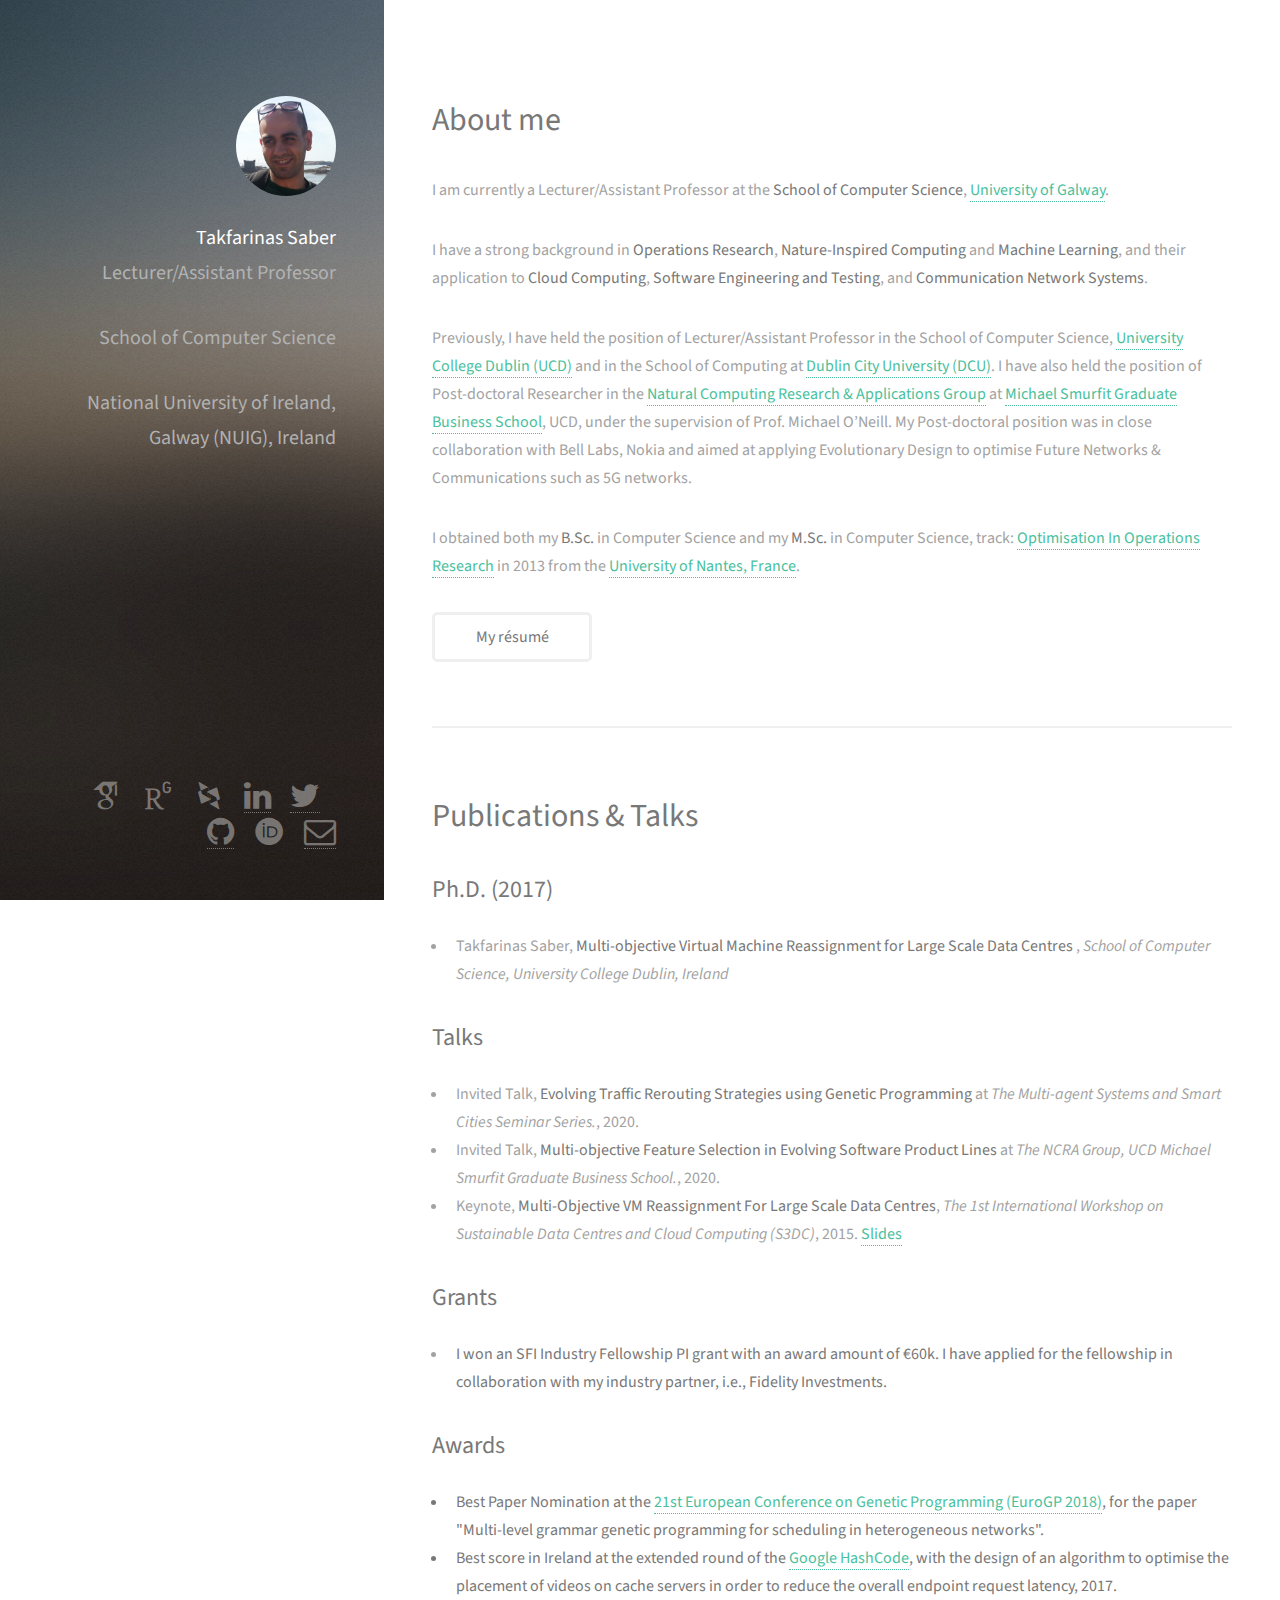
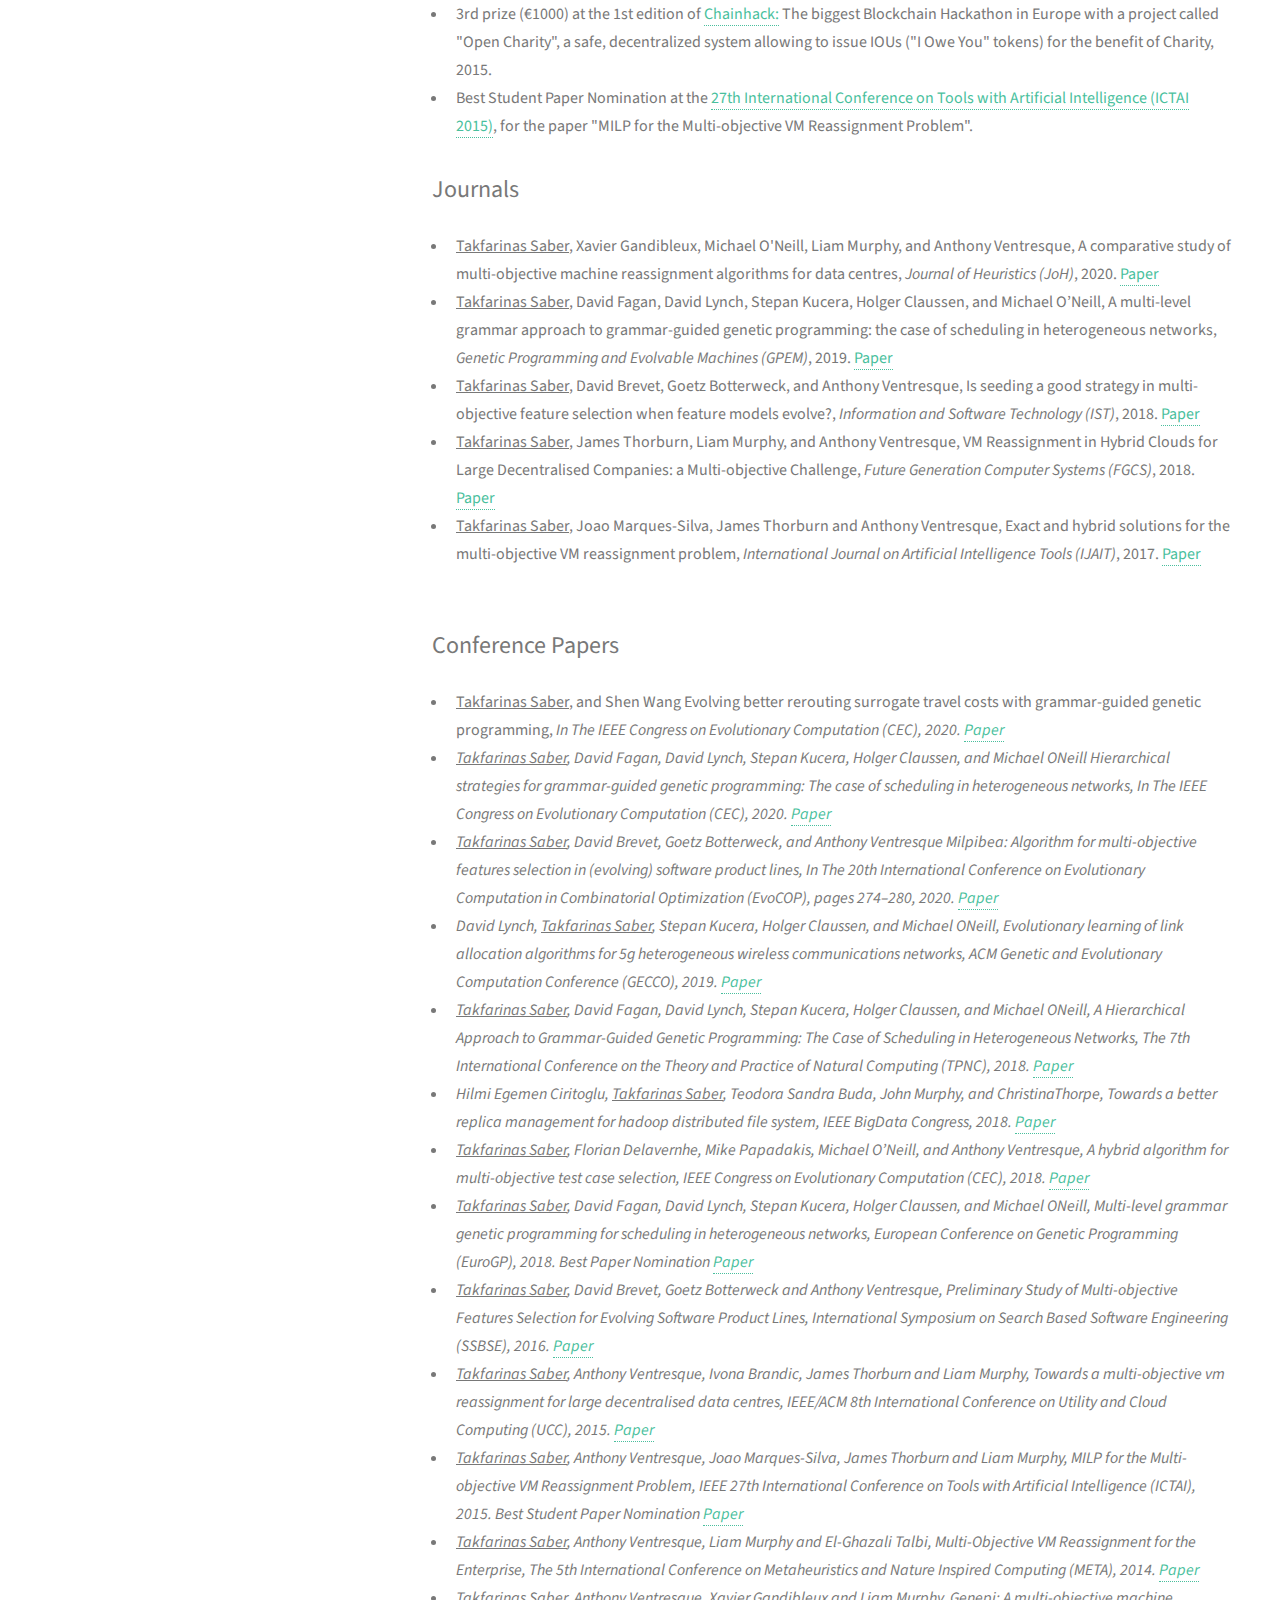
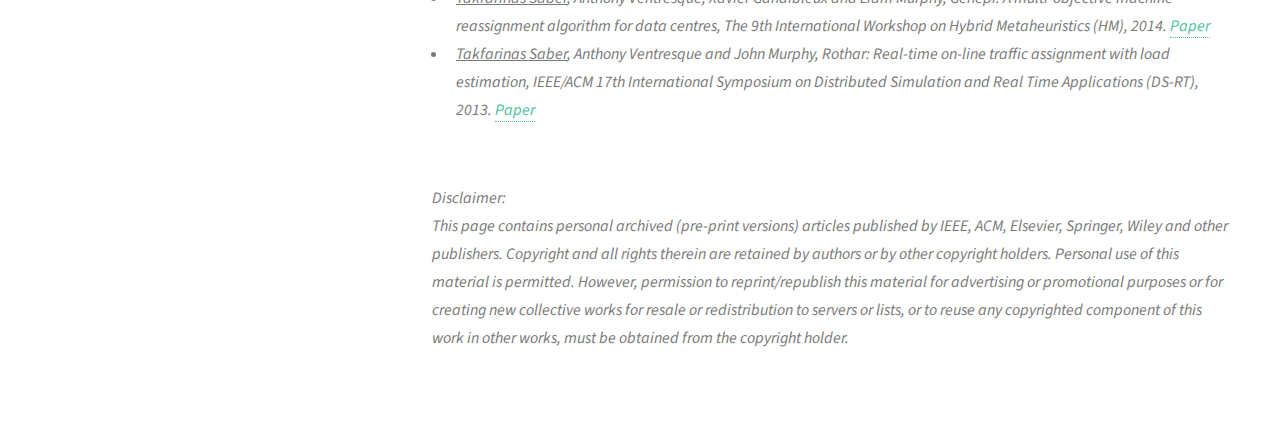
<file: index.htm>
<!DOCTYPE HTML>
<!--
  Strata by HTML5 UP
  html5up.net | @ajlkn
  Free for personal and commercial use under the CCA 3.0 license (html5up.net/license)
-->
<html>
  <head>
    <title>Takfarinas Saber</title>
    <meta charset="utf-8" />
    <meta name="viewport" content="width=device-width, initial-scale=1" />
    <!--[if lte IE 8]><script src="assets/js/ie/html5shiv.js"></script><![endif]-->
    <link rel="stylesheet" href="assets/css/main.css" />
    <!--[if lte IE 8]><link rel="stylesheet" href="assets/css/ie8.css" /><![endif]-->

    <!-- Global Site Tag (gtag.js) - Google Analytics -->
    <script async src="https://www.googletagmanager.com/gtag/js?id=UA-106886309-1"></script>
    <script>
      window.dataLayer = window.dataLayer || [];
      function gtag(){dataLayer.push(arguments)};
      gtag('js', new Date());

      gtag('config', 'UA-106886309-1');
    </script>
  </head>
  <body id="top">

<!-- Header -->
      <header id="header">
        <div class="inner">
          <a href="" class="image avatar"><img src="images/avatar.jpg" alt="" /></a>
        <h1><strong>Takfarinas Saber</strong>
          <p> <br>
            Lecturer/Assistant Professor</p>
          <p>School of Computer Science<p>
          <p>National University of Ireland, Galway (NUIG), Ireland </p>
          
        </h1>
      </div>

    <footer id="footer">
      <div class="inner">
        <ul class="icons">
          <li>
          <a href="https://scholar.google.com/citations?user=aevYq0oAAAAJ" target="_blank" style="text-decoration:none; outline:none;border: 0px none transparent"><i class="ai ai-google-scholar ai-2x"></i></a>
          </li>
          <li>
          <a href="https://www.researchgate.net/profile/Takfarinas_Saber" target="_blank" style="text-decoration:none; outline:none;border: 0px none transparent"><i class="ai ai-researchgate ai-2x"></i></a>
          </li>
          <li><a href="https://dblp.org/pers/hd/s/Saber:Takfarinas" target="_blank" style="text-decoration:none; outline:none;border: 0px none transparent"><i class="ai ai-dblp ai-2x"></i></a>
          </li>
          
          <li><a href="https://www.linkedin.com/in/takfarinassaber" class="fa fa-linkedin fa-2x"><span class="label"></span></a><br>
          </li>
          <li><a href="http://twitter.com/TakfaDesOuacifs" class="fa fa-twitter fa-2x"><span class="label">  </span></a><br>
          </li>
          <li><a href="http://github.com/takfarinassaber" class="fa fa-github fa-2x"><span class="label"></span></a><br>
          </li>
          <li>
          <a href="https://orcid.org/0000-0003-2958-7979" target="_blank" style="text-decoration:none; outline:none;border: 0px none transparent"><i class="ai ai-orcid ai-2x"></i></a>
          </li>
          <li><a href="mailto:takfarinas.saber@nuigalway.ie" class="fa fa-envelope-o fa-2x"><span class="label"></span></a><br>
          </li>
          
          
        </ul>
      </div>
    </footer></header>
    <!-- Main -->
    <div id="main">
      <!-- One -->
      <section id="one">
        <header class="major">
          <h2>About me</h2>
        </header>
        
        <p>I am currently a Lecturer/Assistant Professor at the <b>School of Computer Science</b>, <a href="https://www.universityofgalway.ie/">University of Galway</a>.
        </p>
        <p>I have a strong background in <b>Operations Research</b>, <b>Nature-Inspired Computing</b> and <b>Machine Learning</b>, and their application to <b>Cloud Computing</b>, <b>Software Engineering and Testing</b>, and <b>Communication Network Systems</b>. 
        </p>
        <p>Previously, I have held the position of Lecturer/Assistant Professor in the School of Computer Science, <a href="https://www.ucd.ie/">University College Dublin (UCD)</a> and in the School of Computing at <a href="https://www.dcu.ie/">Dublin City University (DCU)</a>. I have also held the position of Post-doctoral Researcher in the <a href="http://ncra.ucd.ie/apped.html">Natural Computing Research &amp; Applications Group</a> at <a href="http://www.smurfitschool.ie">Michael Smurfit Graduate Business School</a>, UCD, under the supervision of Prof. Michael O’Neill. My Post-doctoral position was in close collaboration with Bell Labs, Nokia and aimed at applying Evolutionary Design to optimise Future Networks & Communications such as 5G networks.
        </p>
        <p>I obtained both my <b>B.Sc.</b> in Computer Science and my <b>M.Sc.</b> in Computer Science, track: <a href="http://oro.univ-nantes.fr/oro/welcome?set_language=en">Optimisation In Operations Research</a> in 2013 from the <a href="http://www.univ-nantes.fr/">University of Nantes, France</a>. 
        </p>
          <p>
            <ul class="actions">
              <li><a href="TakfarinasSaberCV.pdf" target="_blank" class="button">My résumé</a></li>
              <!-- <li><a href="" target="_blank" class="button">My résumé (Coming Soon)</a></li> -->
            </ul>
            
          </p>
      </section>
      <section id="two">
        <header class="major">
          <h2>Publications &amp; Talks</h2>
        </header>
                <h2>Ph.D. (2017)</h2>
                <ul>
                    <li>
                        Takfarinas Saber, <b>Multi-objective Virtual Machine Reassignment for Large Scale Data Centres
                        </b>, <i>School of Computer Science, University College Dublin, Ireland</i> </br>
                    </li>
                </ul>
          
          <h2>Talks</h2>
                <ul>
                  <li>Invited Talk, <b>Evolving Traffic Rerouting Strategies using Genetic Programming</b> at <i>The Multi-agent Systems and Smart Cities Seminar Series.</i>, 2020. </br> 
                     </li>
                  <li>Invited Talk, <b>Multi-objective Feature Selection in Evolving Software Product Lines</b> at <i>The NCRA Group, UCD Michael Smurfit Graduate Business School.</i>, 2020. </br> 
                     </li>
              
                     <li>Keynote, <b>Multi-Objective VM Reassignment For Large Scale Data Centres</b>, <i>The 1st International Workshop on Sustainable Data Centres and Cloud Computing (S3DC)</i>, 2015. <a href="https://www.researchgate.net/publication/293806543_Multi-Objective_VM_Reassignment_For_Large_Scale_Data_Centres">Slides</a></br> 
                     </li>
                </ul>

          <h2>Grants</h2>
                <ul>    
                     <li><b>I won an <b>SFI Industry Fellowship</b> PI grant with an award amount of €60k. I have applied for the fellowship in collaboration with my industry partner, i.e., Fidelity Investments.
                     </li>
                </ul>

          <h2>Awards</h2>
                <ul>
                  <li>Best Paper Nomination at the <a href="http://www.evostar.org/2018/cfp_eurogp.php">21st European Conference on Genetic Programming (EuroGP 2018)</a>, for the paper <b>"Multi-level grammar genetic programming for scheduling in heterogeneous networks"</b>. 
                  </li> 
                  

                  <li>Best score in Ireland at the extended round of the <a href="https://hashcode.withgoogle.com/">Google HashCode</a>, with the design of an algorithm to optimise the placement of videos on cache servers in order to reduce the overall endpoint request latency, 2017. 
                  </li> 
                     
                  <li>3rd prize (€1000) at the 1st edition of <a href="https://blockchain-hackathon.com/">Chainhack:</a> <b>The biggest Blockchain Hackathon in Europe</b> with a project called "Open Charity", a safe, decentralized system allowing to issue IOUs ("I Owe You" tokens) for the benefit of Charity, 2015. 
                  </li>
                  
                  <li>Best Student Paper Nomination at the <a href="https://sites.google.com/site/ictai2015italy/">27th International Conference on Tools with Artificial Intelligence (ICTAI 2015)</a>, for the paper <b>"MILP for the Multi-objective VM Reassignment Problem"</b>. 
                  </li>
                </ul>

          <h2>Journals</h2>
                <ul>
                     <li><u>Takfarinas Saber</u>, Xavier Gandibleux, Michael O'Neill, Liam Murphy, and Anthony Ventresque,
                        <b>A comparative study of multi-objective machine reassignment algorithms for data centres</b>, <i>Journal of Heuristics (JoH)</i>, 2020. <a href="https://www.researchgate.net/publication/335949514_A_comparative_study_of_multi-objective_machine_reassignment_algorithms_for_data_centres">Paper</a>
                      </li>
                  
                     <li><u>Takfarinas Saber</u>, David Fagan, David Lynch, Stepan Kucera, Holger Claussen, and Michael O’Neill,
                        <b>A multi-level grammar approach to grammar-guided genetic programming: the case of scheduling in heterogeneous networks</b>, <i>Genetic Programming and Evolvable Machines (GPEM)</i>, 2019. <a href="https://www.researchgate.net/publication/331564009_A_Multi-Level_Grammar_Approach_to_Grammar-Guided_Genetic_Programming_The_case_of_Scheduling_in_Heterogeneous_Networks">Paper</a>
                      </li>
                  
                     <li><u>Takfarinas Saber</u>, David Brevet, Goetz Botterweck, and Anthony Ventresque,
                        <b>Is seeding a good strategy in multi-objective feature selection when feature models evolve?</b>, <i>Information and Software Technology (IST)</i>, 2018. <a href="https://www.researchgate.net/publication/319401082_Is_seeding_a_good_strategy_in_multi-objective_feature_selection_when_feature_models_evolve">Paper</a>
                      </li>
            
                     <li><u>Takfarinas Saber</u>, James Thorburn, Liam Murphy, and Anthony Ventresque,
                        <b>VM Reassignment in Hybrid Clouds for Large Decentralised Companies: a Multi-objective Challenge</b>, <i>Future Generation Computer Systems (FGCS)</i>, 2018. <a href="https://www.researchgate.net/publication/318014912_VM_Reassignment_in_Hybrid_Clouds_for_Large_Decentralised_Companies_a_Multi-objective_Challenge">Paper</a>
                      </li>

                      <li><u>Takfarinas Saber</u>, Joao Marques-Silva, James Thorburn and Anthony Ventresque, <b>Exact and hybrid solutions for the multi-objective VM reassignment problem</b>, <i>International Journal on Artificial Intelligence Tools (IJAIT)</i>, 2017. <a href="https://www.researchgate.net/publication/311615733_Exact_and_Hybrid_Solutions_for_the_Multi-Objective_VM_Reassignment_Problem">Paper</a>
                      </li>
                </ul>
          </br>
          <h2>Conference Papers</h2>
              <ul>
                <li><u>Takfarinas Saber</u>, and Shen Wang <b> Evolving better rerouting surrogate travel costs with grammar-guided genetic programming</b>, <i>In The IEEE Congress on Evolutionary Computation (CEC), 2020. <a href="">Paper</a>
                </li>
                  
                <li><u>Takfarinas Saber</u>, David Fagan, David Lynch, Stepan Kucera, Holger Claussen, and Michael ONeill <b> Hierarchical strategies for grammar-guided genetic programming: The case of scheduling in heterogeneous networks</b>, <i>In The IEEE Congress on Evolutionary Computation (CEC), 2020. <a href="">Paper</a>
                </li>

                <li><u>Takfarinas Saber</u>, David Brevet, Goetz Botterweck, and Anthony Ventresque <b> Milpibea: Algorithm for multi-objective features selection in (evolving) software product lines</b>, <i>In The 20th International Conference on Evolutionary Computation in Combinatorial Optimization (EvoCOP), pages 274–280, 2020. <a href="">Paper</a>
                </li>  
                  
                <li>David Lynch, <u>Takfarinas Saber</u>, Stepan Kucera, Holger Claussen, and Michael ONeill, <b> Evolutionary learning of link allocation algorithms for 5g heterogeneous wireless communications networks</b>, <i>ACM Genetic and Evolutionary Computation Conference (GECCO), 2019. <a href="">Paper</a>
                </li>

                <li><u>Takfarinas Saber</u>, David Fagan, David Lynch, Stepan Kucera, Holger Claussen, and Michael ONeill, <b> A Hierarchical Approach to Grammar-Guided Genetic Programming: The Case of Scheduling in Heterogeneous Networks</b>, <i>The 7th International Conference on the Theory and Practice of Natural Computing (TPNC)</i>, 2018. <a href="https://www.researchgate.net/publication/327932824_A_Hierarchical_Approach_to_Grammar-Guided_Genetic_Programming_The_Case_of_Scheduling_in_Heterogeneous_Networks">Paper</a>
                </li>
                
                <li>Hilmi Egemen Ciritoglu, <u>Takfarinas Saber</u>, Teodora Sandra Buda, John Murphy, and ChristinaThorpe, <b> Towards a better replica management for hadoop distributed file system</b>, <i>IEEE BigData Congress</i>, 2018. <a href="https://www.researchgate.net/publication/326557591_Towards_a_Better_Replica_Management_for_Hadoop_Distributed_File_System">Paper</a>
                </li>

                <li><u>Takfarinas Saber</u>, Florian Delavernhe, Mike Papadakis, Michael O’Neill, and Anthony Ventresque, <b> A hybrid algorithm for multi-objective test case selection</b>, <i>IEEE Congress on Evolutionary Computation (CEC)</i>, 2018. <a href="https://www.researchgate.net/publication/326271363_A_Hybrid_Algorithm_for_Multi-objective_Test_Case_Selection">Paper</a>
                </li>

                <li><u>Takfarinas Saber</u>, David Fagan, David Lynch, Stepan Kucera, Holger Claussen, and Michael ONeill, <b> Multi-level grammar genetic programming for scheduling in heterogeneous networks</b>, <i>European Conference on Genetic Programming (EuroGP)</i>, 2018. <b>Best Paper Nomination</b> <a href="https://www.researchgate.net/publication/322888740_Multi-Level_Grammar_Genetic_Programming_for_Scheduling_in_Heterogeneous_Networks">Paper</a> 
                </li>

                <li><u>Takfarinas Saber</u>, David Brevet, Goetz Botterweck and Anthony Ventresque, <b> Preliminary Study of Multi-objective Features Selection for Evolving Software Product Lines</b>, <i>International Symposium on Search Based Software Engineering (SSBSE)</i>, 2016. <a href="https://www.researchgate.net/publication/308542429_Preliminary_Study_of_Multi-objective_Features_Selection_for_Evolving_Software_Product_Lines">Paper</a>
                </li>

                <li><u>Takfarinas Saber</u>, Anthony Ventresque, Ivona Brandic, James Thorburn and Liam Murphy, <b>Towards a multi-objective vm reassignment for large decentralised data centres</b>, <i>IEEE/ACM 8th International Conference on Utility and Cloud Computing (UCC)</i>, 2015. <a href="https://www.researchgate.net/publication/282606084_Towards_a_Multi-Objective_VM_Reassignment_for_Large_Decentralised_Data_Centres">Paper</a>
                </li>
                
                <li><u>Takfarinas Saber</u>, Anthony Ventresque, Joao Marques-Silva, James Thorburn and Liam Murphy, <b>MILP for the Multi-objective VM Reassignment Problem</b>, <i>IEEE 27th International Conference on Tools with Artificial Intelligence (ICTAI)</i>, 2015. <b>Best Student Paper Nomination</b> <a href="https://www.researchgate.net/publication/282606231_MILP_for_the_Multi-objective_VM_Reassignment_Problem">Paper</a>
                </li>

                <li><u>Takfarinas Saber</u>, Anthony Ventresque, Liam Murphy and El-Ghazali Talbi, <b>Multi-Objective VM Reassignment for the Enterprise</b>, <i>The 5th International Conference on Metaheuristics and Nature Inspired Computing (META)</i>, 2014. <a href="https://www.researchgate.net/publication/293803587_Multi-Objective_VM_Reassignment_for_the_Enterprise">Paper</a>
                </li>

                <li><u>Takfarinas Saber</u>, Anthony Ventresque, Xavier Gandibleux and Liam Murphy, <b>Genepi: A multi-objective machine reassignment algorithm for data centres</b>, <i>The 9th International Workshop on Hybrid Metaheuristics (HM)</i>, 2014. <a href="https://www.researchgate.net/publication/272497145_GeNePi_A_Multi-Objective_Machine_Reassignment_Algorithm_for_Data_Centres">Paper</a>
                </li>

                <li><u>Takfarinas Saber</u>, Anthony Ventresque and John Murphy, <b>Rothar: Real-time on-line traffic assignment with load estimation</b>, <i>IEEE/ACM 17th International Symposium on Distributed Simulation and Real Time Applications (DS-RT)</i>, 2013. <a href="https://www.researchgate.net/publication/261072249_ROThAr_Real-time_On-line_Traffic_Assignment_with_Load_Estimation">Paper</a>
                </li>

              </ul>
          </br>
        <b>Disclaimer:</b>
        <p>
          This page contains personal archived (pre-print versions) articles published by IEEE, ACM, Elsevier, Springer, Wiley and other publishers. Copyright and all rights therein are retained by authors or by other copyright holders. Personal use of this material is permitted. However, permission to reprint/republish this material for advertising or promotional purposes or for creating new collective works for resale or redistribution to servers or lists, or to reuse any copyrighted component of this work in other works, must be obtained from the copyright holder.
        </p>
      </section>
    </div>
    <!-- Footer -->
    
    <!-- Scripts -->
      <script src="assets/js/jquery.min.js"></script>
      <script src="assets/js/jquery.poptrox.min.js"></script>
      <script src="assets/js/skel.min.js"></script>
      <script src="assets/js/util.js"></script>
      <!--[if lte IE 8]><script src="assets/js/ie/respond.min.js"></script><![endif]-->
      <script src="assets/js/main.js"></script>
  

</body></html>
</file>
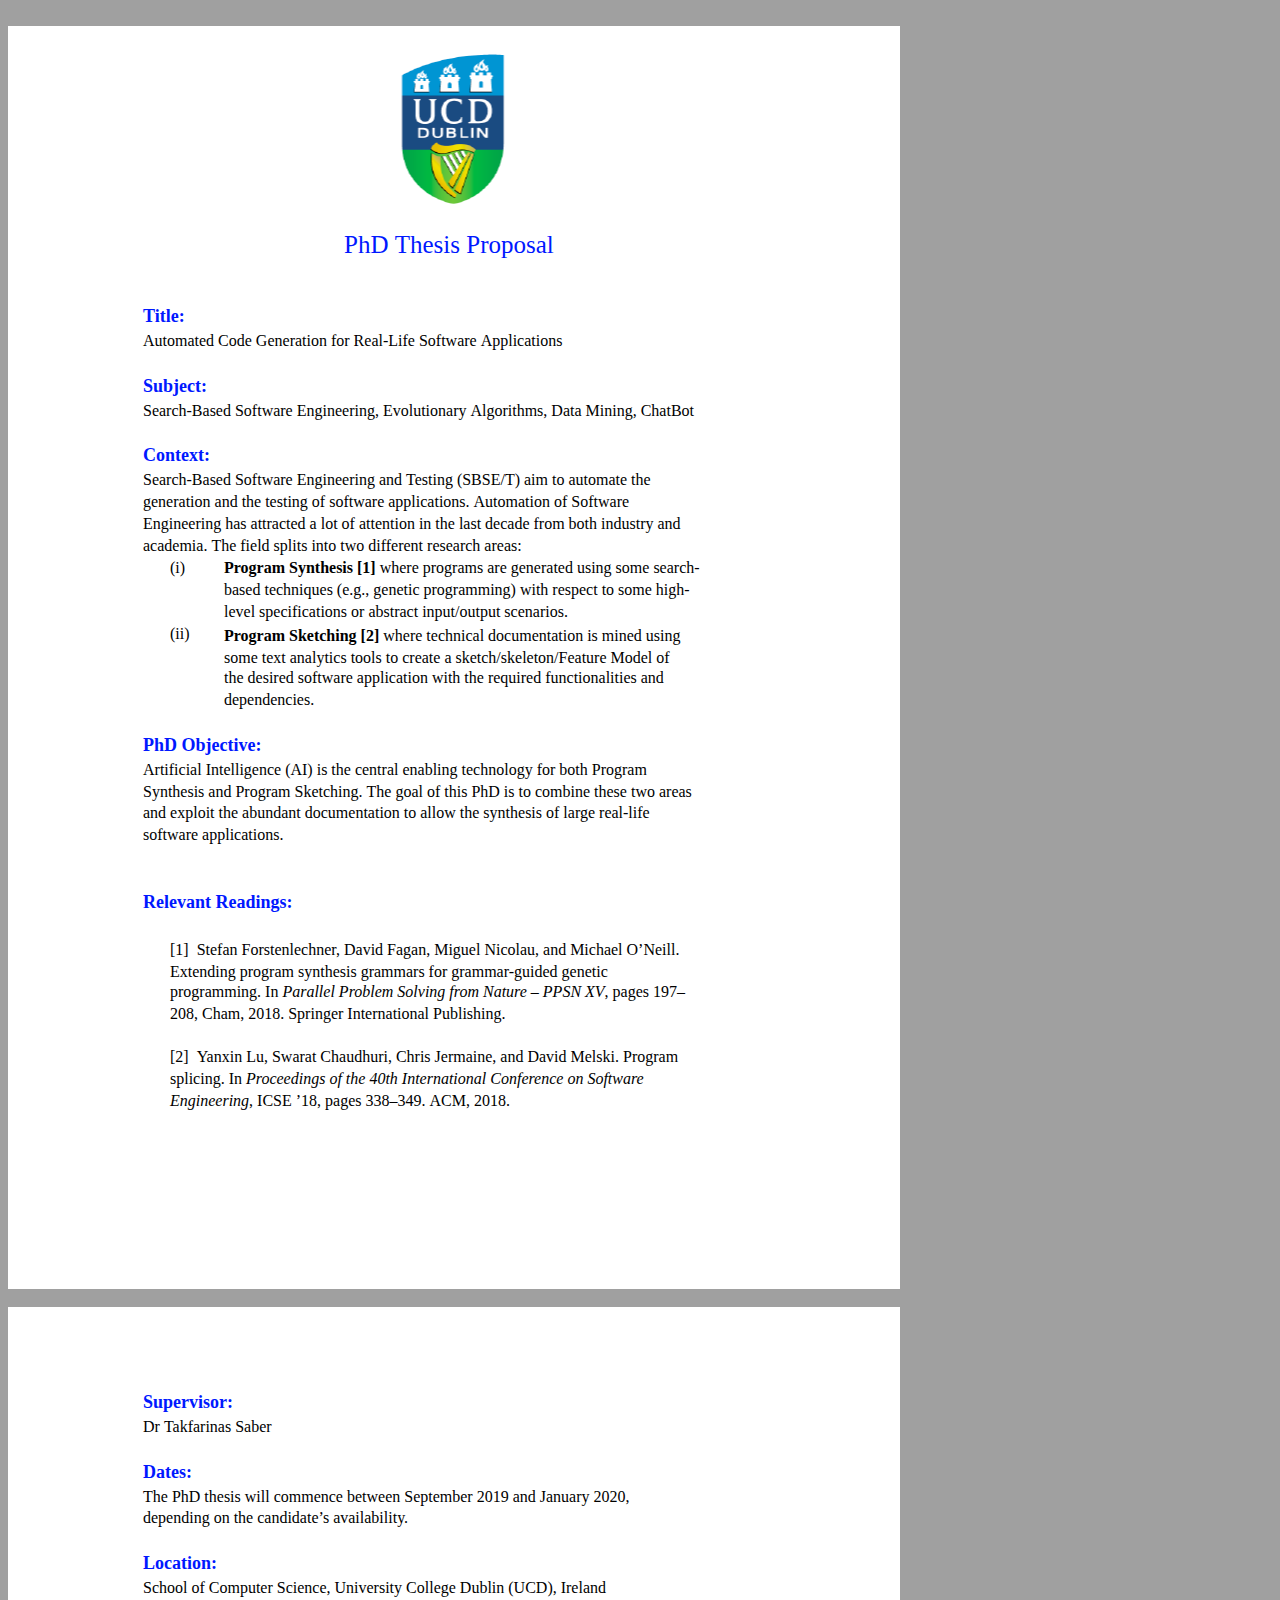
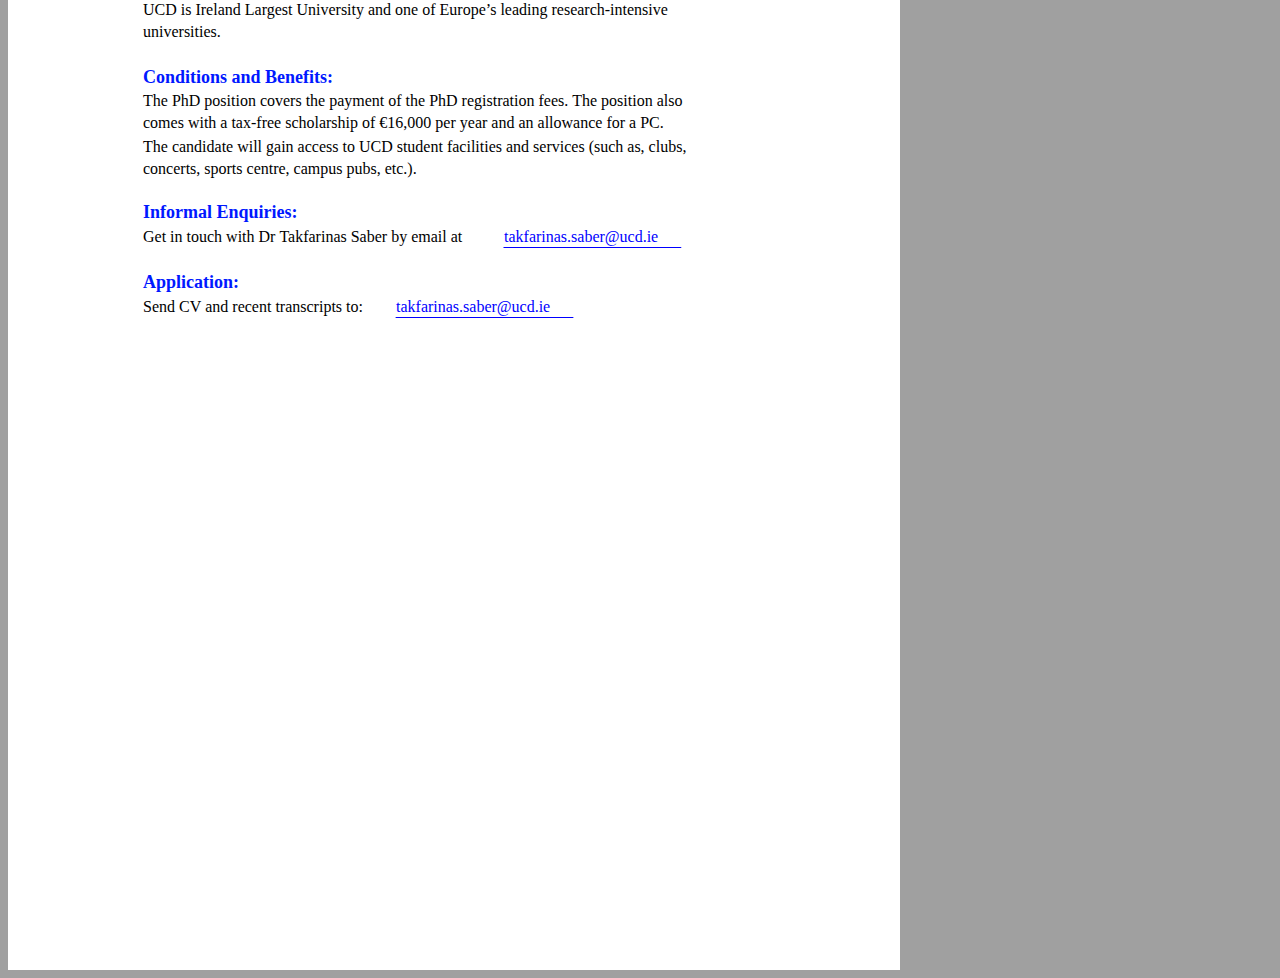
<file: PhDThesisCodeGeneration/p1djefs2iposa1e6icl112vrn524-html.html>
<!DOCTYPE html>
<html xmlns="http://www.w3.org/1999/xhtml" lang="" xml:lang="">
<head>
<title></title>

<meta http-equiv="Content-Type" content="text/html; charset=UTF-8"/>
 <br/>
<style type="text/css">
<!--
	p {margin: 0; padding: 0;}	.ft10{font-size:16px;font-family:Times;color:#000000;}
	.ft11{font-size:25px;font-family:Times;color:#0018ff;}
	.ft12{font-size:16px;font-family:Times;color:#000000;}
	.ft13{font-size:18px;font-family:Times;color:#0018ff;}
	.ft14{font-size:18px;font-family:Times;color:#000000;}
	.ft15{font-size:16px;font-family:Times;color:#000000;}
	.ft16{font-size:25px;line-height:33px;font-family:Times;color:#0018ff;}
	.ft17{font-size:16px;line-height:22px;font-family:Times;color:#000000;}
-->
</style>
</head>
<body bgcolor="#A0A0A0" vlink="blue" link="blue">
<div id="page1-div" style="position:relative;width:892px;height:1263px;">
<img width="892" height="1263" src="target001.png" alt="background image"/>
<p style="position:absolute;top:86px;left:135px;white-space:nowrap" class="ft10">&#160;</p>
<p style="position:absolute;top:106px;left:446px;white-space:nowrap" class="ft16">&#160;<br/>&#160;</p>
<p style="position:absolute;top:172px;left:446px;white-space:nowrap" class="ft11">&#160;</p>
<p style="position:absolute;top:205px;left:336px;white-space:nowrap" class="ft11">PhD&#160;Thesis&#160;Proposal&#160;</p>
<p style="position:absolute;top:238px;left:446px;white-space:nowrap" class="ft10">&#160;</p>
<p style="position:absolute;top:258px;left:135px;white-space:nowrap" class="ft12"><b>&#160;</b></p>
<p style="position:absolute;top:280px;left:135px;white-space:nowrap" class="ft13"><b>Title:</b></p>
<p style="position:absolute;top:280px;left:179px;white-space:nowrap" class="ft14"><b>&#160;&#160;</b></p>
<p style="position:absolute;top:306px;left:135px;white-space:nowrap" class="ft10">Automated&#160;Code&#160;Generation&#160;for&#160;Real-Life&#160;Software&#160;Applications<b>&#160;</b></p>
<p style="position:absolute;top:328px;left:135px;white-space:nowrap" class="ft10">&#160;</p>
<p style="position:absolute;top:350px;left:135px;white-space:nowrap" class="ft13"><b>Subject:</b></p>
<p style="position:absolute;top:350px;left:205px;white-space:nowrap" class="ft14"><b>&#160;&#160;</b></p>
<p style="position:absolute;top:376px;left:135px;white-space:nowrap" class="ft10">Search-Based&#160;Software&#160;Engineering,&#160;Evolutionary&#160;Algorithms,&#160;Data&#160;Mining,&#160;ChatBot&#160;</p>
<p style="position:absolute;top:398px;left:135px;white-space:nowrap" class="ft10">&#160;</p>
<p style="position:absolute;top:419px;left:135px;white-space:nowrap" class="ft13"><b>Context:&#160;</b></p>
<p style="position:absolute;top:445px;left:135px;white-space:nowrap" class="ft10">Search-Based&#160;Software&#160;Engineering&#160;and&#160;Testing&#160;(SBSE/T)&#160;aim&#160;to&#160;automate&#160;the&#160;</p>
<p style="position:absolute;top:467px;left:135px;white-space:nowrap" class="ft10">generation&#160;and&#160;the&#160;testing&#160;of&#160;software&#160;applications.&#160;Automation&#160;of&#160;Software&#160;</p>
<p style="position:absolute;top:489px;left:135px;white-space:nowrap" class="ft10">Engineering&#160;has&#160;attracted&#160;a&#160;lot&#160;of&#160;attention&#160;in&#160;the&#160;last&#160;decade&#160;from&#160;both&#160;industry&#160;and&#160;</p>
<p style="position:absolute;top:511px;left:135px;white-space:nowrap" class="ft10">academia.&#160;The&#160;field&#160;splits&#160;into&#160;two&#160;different&#160;research&#160;areas:&#160;&#160;</p>
<p style="position:absolute;top:533px;left:162px;white-space:nowrap" class="ft10">(i)&#160;</p>
<p style="position:absolute;top:533px;left:216px;white-space:nowrap" class="ft12"><b>Program Synthesis&#160;[1]</b>&#160;where&#160;programs&#160;are&#160;generated&#160;using&#160;some&#160;search-</p>
<p style="position:absolute;top:555px;left:216px;white-space:nowrap" class="ft10">based&#160;techniques&#160;(e.g.,&#160;genetic&#160;programming)&#160;with&#160;respect&#160;to&#160;some&#160;high-</p>
<p style="position:absolute;top:577px;left:216px;white-space:nowrap" class="ft10">level&#160;specifications&#160;or&#160;abstract&#160;input/output&#160;scenarios.&#160;</p>
<p style="position:absolute;top:599px;left:162px;white-space:nowrap" class="ft10">(ii)&#160;</p>
<p style="position:absolute;top:599px;left:216px;white-space:nowrap" class="ft17"><b>Program&#160;Sketching&#160;[2]&#160;</b>where&#160;technical&#160;documentation&#160;is&#160;mined&#160;using&#160;<br/>some&#160;text&#160;analytics&#160;tools&#160;to&#160;create&#160;a&#160;sketch/skeleton/Feature&#160;Model&#160;of&#160;</p>
<p style="position:absolute;top:643px;left:216px;white-space:nowrap" class="ft10">the&#160;desired&#160;software&#160;application&#160;with&#160;the&#160;required&#160;functionalities&#160;and&#160;</p>
<p style="position:absolute;top:665px;left:216px;white-space:nowrap" class="ft10">dependencies.<b>&#160;</b></p>
<p style="position:absolute;top:687px;left:135px;white-space:nowrap" class="ft10">&#160;</p>
<p style="position:absolute;top:709px;left:135px;white-space:nowrap" class="ft13"><b>PhD&#160;Objective:</b></p>
<p style="position:absolute;top:709px;left:264px;white-space:nowrap" class="ft14"><b>&#160;</b></p>
<p style="position:absolute;top:735px;left:135px;white-space:nowrap" class="ft10">Artificial&#160;Intelligence&#160;(AI)&#160;is&#160;the&#160;central&#160;enabling&#160;technology&#160;for&#160;both&#160;Program&#160;</p>
<p style="position:absolute;top:757px;left:135px;white-space:nowrap" class="ft10">Synthesis&#160;and&#160;Program&#160;Sketching.&#160;The&#160;goal&#160;of&#160;this&#160;PhD&#160;is&#160;to&#160;combine&#160;these&#160;two&#160;areas&#160;</p>
<p style="position:absolute;top:778px;left:135px;white-space:nowrap" class="ft10">and&#160;exploit&#160;the&#160;abundant&#160;documentation&#160;to&#160;allow&#160;the&#160;synthesis&#160;of&#160;large&#160;real-life&#160;</p>
<p style="position:absolute;top:800px;left:135px;white-space:nowrap" class="ft10">software&#160;applications.&#160;</p>
<p style="position:absolute;top:822px;left:135px;white-space:nowrap" class="ft10">&#160;</p>
<p style="position:absolute;top:844px;left:135px;white-space:nowrap" class="ft10">&#160;</p>
<p style="position:absolute;top:866px;left:135px;white-space:nowrap" class="ft13"><b>Relevant&#160;Readings:&#160;</b></p>
<p style="position:absolute;top:913px;left:162px;white-space:nowrap" class="ft17">[1]&#160;&#160;Stefan&#160;Forstenlechner,&#160;David&#160;Fagan,&#160;Miguel&#160;Nicolau,&#160;and&#160;Michael&#160;O’Neill.&#160;<br/>Extending&#160;program&#160;synthesis&#160;grammars&#160;for&#160;grammar-guided&#160;genetic&#160;</p>
<p style="position:absolute;top:957px;left:162px;white-space:nowrap" class="ft10">programming.&#160;In&#160;<i>Parallel&#160;Problem&#160;Solving&#160;from&#160;Nature&#160;–&#160;PPSN&#160;XV</i>,&#160;pages&#160;197–</p>
<p style="position:absolute;top:979px;left:162px;white-space:nowrap" class="ft10">208,&#160;Cham,&#160;2018.&#160;Springer&#160;International&#160;Publishing.&#160;&#160;</p>
<p style="position:absolute;top:1022px;left:162px;white-space:nowrap" class="ft10">[2]&#160;&#160;Yanxin&#160;Lu,&#160;Swarat&#160;Chaudhuri,&#160;Chris&#160;Jermaine,&#160;and&#160;David&#160;Melski.&#160;Program&#160;</p>
<p style="position:absolute;top:1044px;left:162px;white-space:nowrap" class="ft10">splicing.&#160;In&#160;<i>Proceedings&#160;of&#160;the&#160;40th&#160;International&#160;Conference&#160;on&#160;Software&#160;</i></p>
<p style="position:absolute;top:1066px;left:162px;white-space:nowrap" class="ft15"><i>Engineering</i>,&#160;ICSE&#160;’18,&#160;pages&#160;338–349.&#160;ACM,&#160;2018.&#160;&#160;</p>
<p style="position:absolute;top:1109px;left:135px;white-space:nowrap" class="ft10">&#160;</p>
</div>
</body>
</html>
<!DOCTYPE html>
<html xmlns="http://www.w3.org/1999/xhtml" lang="" xml:lang="">
<head>
<title></title>

<meta http-equiv="Content-Type" content="text/html; charset=UTF-8"/>
 <br/>
<style type="text/css">
<!--
	p {margin: 0; padding: 0;}	.ft20{font-size:18px;font-family:Times;color:#0018ff;}
	.ft21{font-size:16px;font-family:Times;color:#000000;}
	.ft22{font-size:18px;font-family:Times;color:#000000;}
	.ft23{font-size:16px;font-family:Times;color:#000000;}
	.ft24{font-size:16px;font-family:Times;color:#0000ff;}
	.ft25{font-size:18px;font-family:Times;color:#0018ff;}
	.ft26{font-size:16px;line-height:22px;font-family:Times;color:#000000;}
-->
</style>
</head>
<body bgcolor="#A0A0A0" vlink="blue" link="blue">
<div id="page2-div" style="position:relative;width:892px;height:1263px;">
<img width="892" height="1263" src="target002.png" alt="background image"/>
<p style="position:absolute;top:85px;left:135px;white-space:nowrap" class="ft20"><b>Supervisor:&#160;</b></p>
<p style="position:absolute;top:111px;left:135px;white-space:nowrap" class="ft21">Dr&#160;Takfarinas&#160;Saber&#160;</p>
<p style="position:absolute;top:133px;left:135px;white-space:nowrap" class="ft21">&#160;</p>
<p style="position:absolute;top:155px;left:135px;white-space:nowrap" class="ft20"><b>Dates:</b></p>
<p style="position:absolute;top:155px;left:190px;white-space:nowrap" class="ft22">&#160;&#160;</p>
<p style="position:absolute;top:181px;left:135px;white-space:nowrap" class="ft21">The&#160;PhD&#160;thesis&#160;will&#160;commence&#160;between&#160;September&#160;2019&#160;and&#160;January&#160;2020,&#160;</p>
<p style="position:absolute;top:202px;left:135px;white-space:nowrap" class="ft21">depending&#160;on&#160;the&#160;candidate’s&#160;availability.<b>&#160;</b></p>
<p style="position:absolute;top:224px;left:135px;white-space:nowrap" class="ft23"><b>&#160;</b></p>
<p style="position:absolute;top:246px;left:135px;white-space:nowrap" class="ft20"><b>Location:</b></p>
<p style="position:absolute;top:246px;left:215px;white-space:nowrap" class="ft22">&#160;&#160;</p>
<p style="position:absolute;top:272px;left:135px;white-space:nowrap" class="ft21">School&#160;of&#160;Computer&#160;Science,&#160;University&#160;College&#160;Dublin&#160;(UCD),&#160;Ireland&#160;</p>
<p style="position:absolute;top:294px;left:135px;white-space:nowrap" class="ft21">UCD&#160;is&#160;Ireland&#160;Largest&#160;University&#160;and&#160;one&#160;of&#160;Europe’s&#160;leading&#160;research-intensive&#160;</p>
<p style="position:absolute;top:316px;left:135px;white-space:nowrap" class="ft21">universities.&#160;</p>
<p style="position:absolute;top:338px;left:135px;white-space:nowrap" class="ft21">&#160;</p>
<p style="position:absolute;top:360px;left:135px;white-space:nowrap" class="ft20"><b>Conditions&#160;and&#160;Benefits:&#160;</b></p>
<p style="position:absolute;top:385px;left:135px;white-space:nowrap" class="ft21">The&#160;PhD&#160;position&#160;covers&#160;the&#160;payment&#160;of&#160;the&#160;PhD&#160;registration&#160;fees.&#160;The&#160;position&#160;also&#160;</p>
<p style="position:absolute;top:407px;left:135px;white-space:nowrap" class="ft21">comes&#160;with&#160;a&#160;tax-free&#160;scholarship&#160;of&#160;€16,000&#160;per&#160;year&#160;and&#160;an&#160;allowance&#160;for&#160;a&#160;PC.&#160;</p>
<p style="position:absolute;top:429px;left:135px;white-space:nowrap" class="ft26">The&#160;candidate&#160;will&#160;gain&#160;access&#160;to&#160;UCD&#160;student&#160;facilities&#160;and&#160;services&#160;(such&#160;as,&#160;clubs,&#160;<br/>concerts,&#160;sports&#160;centre,&#160;campus&#160;pubs,&#160;etc.).&#160;&#160;</p>
<p style="position:absolute;top:474px;left:135px;white-space:nowrap" class="ft21">&#160;</p>
<p style="position:absolute;top:495px;left:135px;white-space:nowrap" class="ft20"><b>Informal Enquiries:</b></p>
<p style="position:absolute;top:495px;left:301px;white-space:nowrap" class="ft22">&#160;&#160;</p>
<p style="position:absolute;top:521px;left:135px;white-space:nowrap" class="ft21">Get&#160;in&#160;touch&#160;with&#160;Dr&#160;Takfarinas&#160;Saber&#160;by&#160;email&#160;at&#160;</p>
<p style="position:absolute;top:521px;left:496px;white-space:nowrap" class="ft24">takfarinas.saber@ucd.ie</p>
<p style="position:absolute;top:521px;left:674px;white-space:nowrap" class="ft21">&#160;</p>
<p style="position:absolute;top:543px;left:135px;white-space:nowrap" class="ft21">&#160;</p>
<p style="position:absolute;top:565px;left:135px;white-space:nowrap" class="ft20"><b>Application:</b>&#160;</p>
<p style="position:absolute;top:565px;left:245px;white-space:nowrap" class="ft22">&#160;</p>
<p style="position:absolute;top:591px;left:135px;white-space:nowrap" class="ft21">Send&#160;CV&#160;and&#160;recent&#160;transcripts&#160;to:&#160;</p>
<p style="position:absolute;top:591px;left:388px;white-space:nowrap" class="ft24">takfarinas.saber@ucd.ie</p>
<p style="position:absolute;top:591px;left:566px;white-space:nowrap" class="ft21">&#160;</p>
<p style="position:absolute;top:613px;left:135px;white-space:nowrap" class="ft21">&#160;</p>
<p style="position:absolute;top:634px;left:135px;white-space:nowrap" class="ft21">&#160;</p>
<p style="position:absolute;top:656px;left:135px;white-space:nowrap" class="ft21">&#160;</p>
</div>
</body>
</html>
</file>
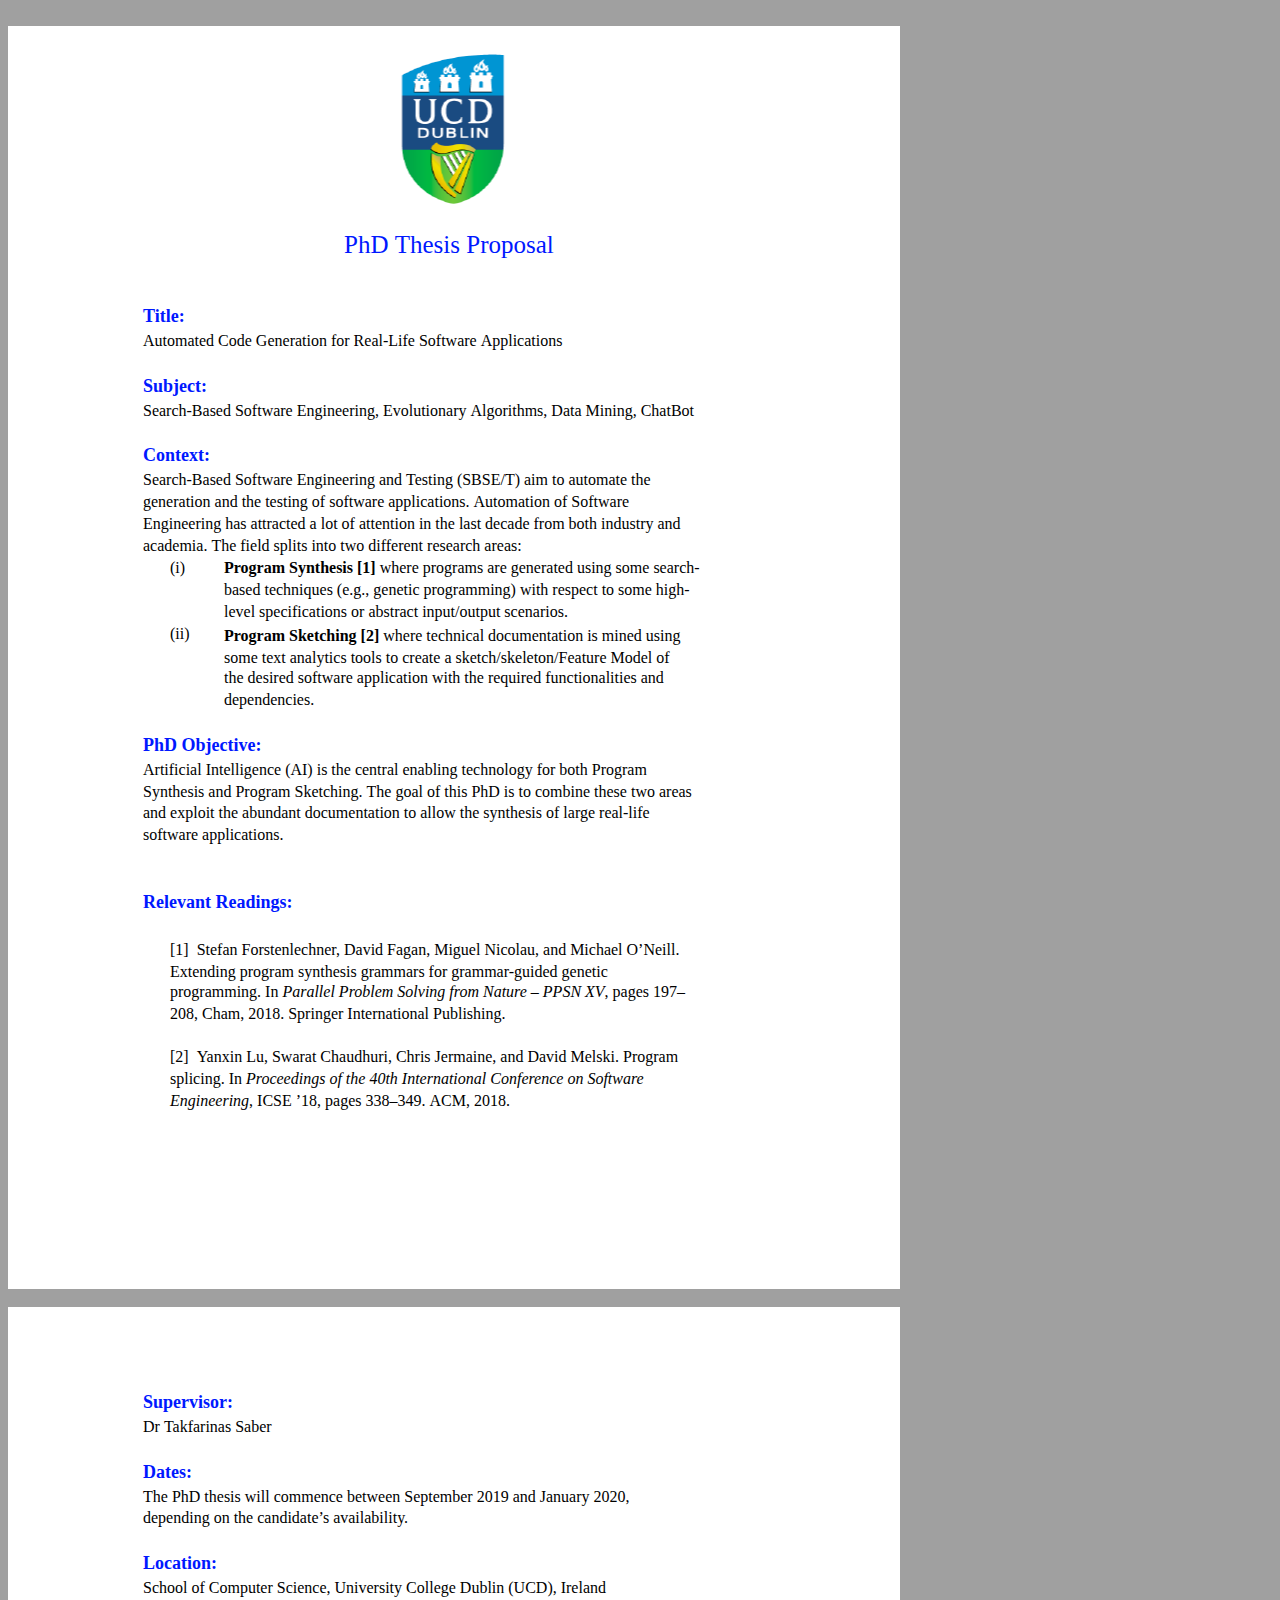
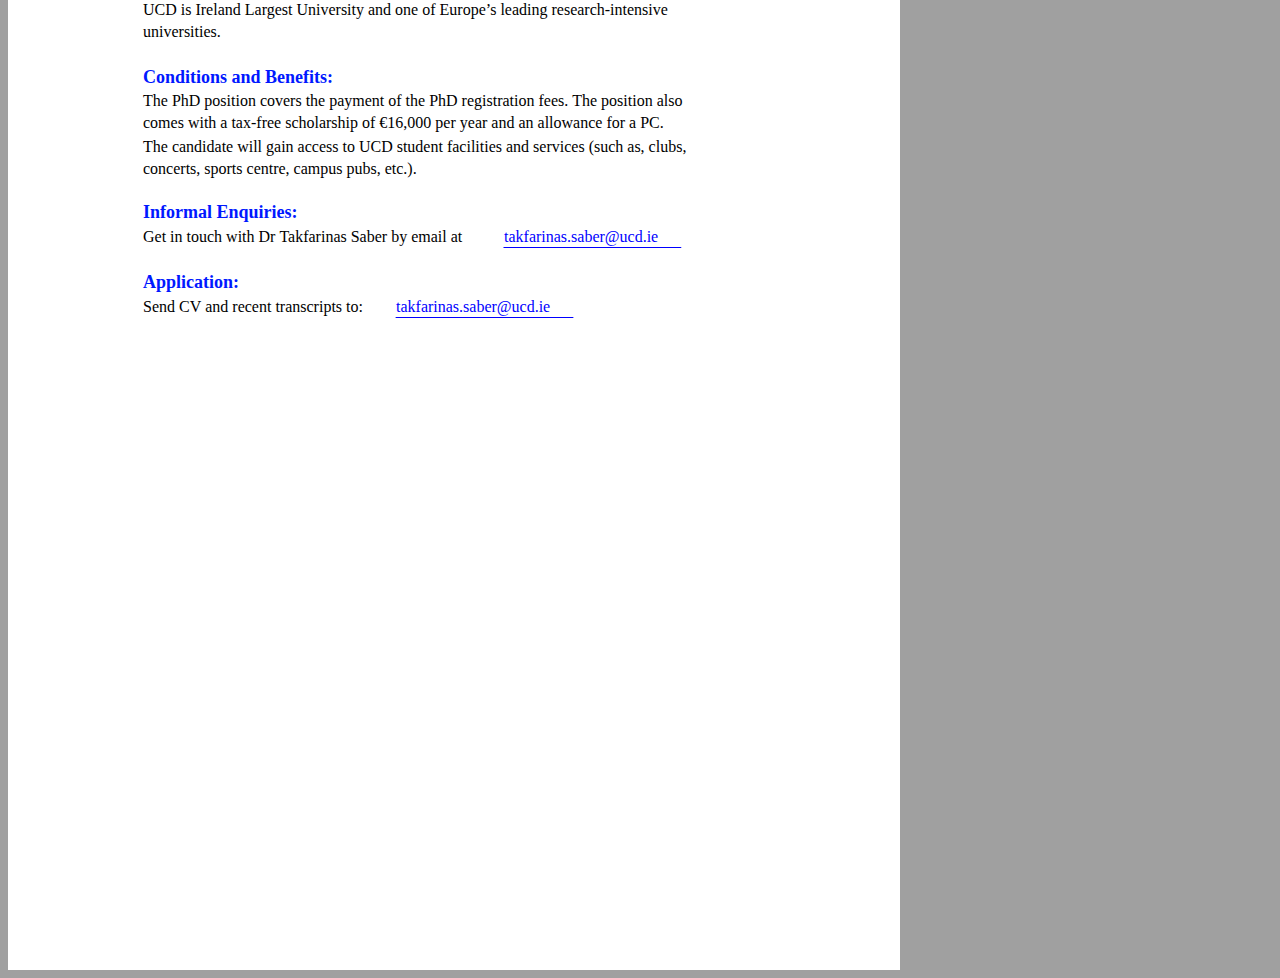
<file: PhDThesisCodeGeneration/PhDThesisCodeGeneration-html.html>
<!DOCTYPE html>
<html xmlns="http://www.w3.org/1999/xhtml" lang="" xml:lang="">
<head>
<title></title>

<meta http-equiv="Content-Type" content="text/html; charset=UTF-8"/>
 <br/>
<style type="text/css">
<!--
	p {margin: 0; padding: 0;}	.ft10{font-size:16px;font-family:Times;color:#000000;}
	.ft11{font-size:25px;font-family:Times;color:#0018ff;}
	.ft12{font-size:16px;font-family:Times;color:#000000;}
	.ft13{font-size:18px;font-family:Times;color:#0018ff;}
	.ft14{font-size:18px;font-family:Times;color:#000000;}
	.ft15{font-size:16px;font-family:Times;color:#000000;}
	.ft16{font-size:25px;line-height:33px;font-family:Times;color:#0018ff;}
	.ft17{font-size:16px;line-height:22px;font-family:Times;color:#000000;}
-->
</style>
<!-- Global Site Tag (gtag.js) - Google Analytics -->
    <script async src="https://www.googletagmanager.com/gtag/js?id=UA-106886309-1"></script>
    <script>
      window.dataLayer = window.dataLayer || [];
      function gtag(){dataLayer.push(arguments)};
      gtag('js', new Date());
      gtag('config', 'UA-106886309-1');
    </script>
</head>
<body bgcolor="#A0A0A0" vlink="blue" link="blue">
<div id="page1-div" style="position:relative;width:892px;height:1263px;">
<img width="892" height="1263" src="target001.png" alt="background image"/>
<p style="position:absolute;top:86px;left:135px;white-space:nowrap" class="ft10">&#160;</p>
<p style="position:absolute;top:106px;left:446px;white-space:nowrap" class="ft16">&#160;<br/>&#160;</p>
<p style="position:absolute;top:172px;left:446px;white-space:nowrap" class="ft11">&#160;</p>
<p style="position:absolute;top:205px;left:336px;white-space:nowrap" class="ft11">PhD&#160;Thesis&#160;Proposal&#160;</p>
<p style="position:absolute;top:238px;left:446px;white-space:nowrap" class="ft10">&#160;</p>
<p style="position:absolute;top:258px;left:135px;white-space:nowrap" class="ft12"><b>&#160;</b></p>
<p style="position:absolute;top:280px;left:135px;white-space:nowrap" class="ft13"><b>Title:</b></p>
<p style="position:absolute;top:280px;left:179px;white-space:nowrap" class="ft14"><b>&#160;&#160;</b></p>
<p style="position:absolute;top:306px;left:135px;white-space:nowrap" class="ft10">Automated&#160;Code&#160;Generation&#160;for&#160;Real-Life&#160;Software&#160;Applications<b>&#160;</b></p>
<p style="position:absolute;top:328px;left:135px;white-space:nowrap" class="ft10">&#160;</p>
<p style="position:absolute;top:350px;left:135px;white-space:nowrap" class="ft13"><b>Subject:</b></p>
<p style="position:absolute;top:350px;left:205px;white-space:nowrap" class="ft14"><b>&#160;&#160;</b></p>
<p style="position:absolute;top:376px;left:135px;white-space:nowrap" class="ft10">Search-Based&#160;Software&#160;Engineering,&#160;Evolutionary&#160;Algorithms,&#160;Data&#160;Mining,&#160;ChatBot&#160;</p>
<p style="position:absolute;top:398px;left:135px;white-space:nowrap" class="ft10">&#160;</p>
<p style="position:absolute;top:419px;left:135px;white-space:nowrap" class="ft13"><b>Context:&#160;</b></p>
<p style="position:absolute;top:445px;left:135px;white-space:nowrap" class="ft10">Search-Based&#160;Software&#160;Engineering&#160;and&#160;Testing&#160;(SBSE/T)&#160;aim&#160;to&#160;automate&#160;the&#160;</p>
<p style="position:absolute;top:467px;left:135px;white-space:nowrap" class="ft10">generation&#160;and&#160;the&#160;testing&#160;of&#160;software&#160;applications.&#160;Automation&#160;of&#160;Software&#160;</p>
<p style="position:absolute;top:489px;left:135px;white-space:nowrap" class="ft10">Engineering&#160;has&#160;attracted&#160;a&#160;lot&#160;of&#160;attention&#160;in&#160;the&#160;last&#160;decade&#160;from&#160;both&#160;industry&#160;and&#160;</p>
<p style="position:absolute;top:511px;left:135px;white-space:nowrap" class="ft10">academia.&#160;The&#160;field&#160;splits&#160;into&#160;two&#160;different&#160;research&#160;areas:&#160;&#160;</p>
<p style="position:absolute;top:533px;left:162px;white-space:nowrap" class="ft10">(i)&#160;</p>
<p style="position:absolute;top:533px;left:216px;white-space:nowrap" class="ft12"><b>Program Synthesis&#160;[1]</b>&#160;where&#160;programs&#160;are&#160;generated&#160;using&#160;some&#160;search-</p>
<p style="position:absolute;top:555px;left:216px;white-space:nowrap" class="ft10">based&#160;techniques&#160;(e.g.,&#160;genetic&#160;programming)&#160;with&#160;respect&#160;to&#160;some&#160;high-</p>
<p style="position:absolute;top:577px;left:216px;white-space:nowrap" class="ft10">level&#160;specifications&#160;or&#160;abstract&#160;input/output&#160;scenarios.&#160;</p>
<p style="position:absolute;top:599px;left:162px;white-space:nowrap" class="ft10">(ii)&#160;</p>
<p style="position:absolute;top:599px;left:216px;white-space:nowrap" class="ft17"><b>Program&#160;Sketching&#160;[2]&#160;</b>where&#160;technical&#160;documentation&#160;is&#160;mined&#160;using&#160;<br/>some&#160;text&#160;analytics&#160;tools&#160;to&#160;create&#160;a&#160;sketch/skeleton/Feature&#160;Model&#160;of&#160;</p>
<p style="position:absolute;top:643px;left:216px;white-space:nowrap" class="ft10">the&#160;desired&#160;software&#160;application&#160;with&#160;the&#160;required&#160;functionalities&#160;and&#160;</p>
<p style="position:absolute;top:665px;left:216px;white-space:nowrap" class="ft10">dependencies.<b>&#160;</b></p>
<p style="position:absolute;top:687px;left:135px;white-space:nowrap" class="ft10">&#160;</p>
<p style="position:absolute;top:709px;left:135px;white-space:nowrap" class="ft13"><b>PhD&#160;Objective:</b></p>
<p style="position:absolute;top:709px;left:264px;white-space:nowrap" class="ft14"><b>&#160;</b></p>
<p style="position:absolute;top:735px;left:135px;white-space:nowrap" class="ft10">Artificial&#160;Intelligence&#160;(AI)&#160;is&#160;the&#160;central&#160;enabling&#160;technology&#160;for&#160;both&#160;Program&#160;</p>
<p style="position:absolute;top:757px;left:135px;white-space:nowrap" class="ft10">Synthesis&#160;and&#160;Program&#160;Sketching.&#160;The&#160;goal&#160;of&#160;this&#160;PhD&#160;is&#160;to&#160;combine&#160;these&#160;two&#160;areas&#160;</p>
<p style="position:absolute;top:778px;left:135px;white-space:nowrap" class="ft10">and&#160;exploit&#160;the&#160;abundant&#160;documentation&#160;to&#160;allow&#160;the&#160;synthesis&#160;of&#160;large&#160;real-life&#160;</p>
<p style="position:absolute;top:800px;left:135px;white-space:nowrap" class="ft10">software&#160;applications.&#160;</p>
<p style="position:absolute;top:822px;left:135px;white-space:nowrap" class="ft10">&#160;</p>
<p style="position:absolute;top:844px;left:135px;white-space:nowrap" class="ft10">&#160;</p>
<p style="position:absolute;top:866px;left:135px;white-space:nowrap" class="ft13"><b>Relevant&#160;Readings:&#160;</b></p>
<p style="position:absolute;top:913px;left:162px;white-space:nowrap" class="ft17">[1]&#160;&#160;Stefan&#160;Forstenlechner,&#160;David&#160;Fagan,&#160;Miguel&#160;Nicolau,&#160;and&#160;Michael&#160;O’Neill.&#160;<br/>Extending&#160;program&#160;synthesis&#160;grammars&#160;for&#160;grammar-guided&#160;genetic&#160;</p>
<p style="position:absolute;top:957px;left:162px;white-space:nowrap" class="ft10">programming.&#160;In&#160;<i>Parallel&#160;Problem&#160;Solving&#160;from&#160;Nature&#160;–&#160;PPSN&#160;XV</i>,&#160;pages&#160;197–</p>
<p style="position:absolute;top:979px;left:162px;white-space:nowrap" class="ft10">208,&#160;Cham,&#160;2018.&#160;Springer&#160;International&#160;Publishing.&#160;&#160;</p>
<p style="position:absolute;top:1022px;left:162px;white-space:nowrap" class="ft10">[2]&#160;&#160;Yanxin&#160;Lu,&#160;Swarat&#160;Chaudhuri,&#160;Chris&#160;Jermaine,&#160;and&#160;David&#160;Melski.&#160;Program&#160;</p>
<p style="position:absolute;top:1044px;left:162px;white-space:nowrap" class="ft10">splicing.&#160;In&#160;<i>Proceedings&#160;of&#160;the&#160;40th&#160;International&#160;Conference&#160;on&#160;Software&#160;</i></p>
<p style="position:absolute;top:1066px;left:162px;white-space:nowrap" class="ft15"><i>Engineering</i>,&#160;ICSE&#160;’18,&#160;pages&#160;338–349.&#160;ACM,&#160;2018.&#160;&#160;</p>
<p style="position:absolute;top:1109px;left:135px;white-space:nowrap" class="ft10">&#160;</p>
</div>
</body>
</html>
<!DOCTYPE html>
<html xmlns="http://www.w3.org/1999/xhtml" lang="" xml:lang="">
<head>
<title></title>

<meta http-equiv="Content-Type" content="text/html; charset=UTF-8"/>
 <br/>
<style type="text/css">
<!--
	p {margin: 0; padding: 0;}	.ft20{font-size:18px;font-family:Times;color:#0018ff;}
	.ft21{font-size:16px;font-family:Times;color:#000000;}
	.ft22{font-size:18px;font-family:Times;color:#000000;}
	.ft23{font-size:16px;font-family:Times;color:#000000;}
	.ft24{font-size:16px;font-family:Times;color:#0000ff;}
	.ft25{font-size:18px;font-family:Times;color:#0018ff;}
	.ft26{font-size:16px;line-height:22px;font-family:Times;color:#000000;}
-->
</style>
</head>
<body bgcolor="#A0A0A0" vlink="blue" link="blue">
<div id="page2-div" style="position:relative;width:892px;height:1263px;">
<img width="892" height="1263" src="target002.png" alt="background image"/>
<p style="position:absolute;top:85px;left:135px;white-space:nowrap" class="ft20"><b>Supervisor:&#160;</b></p>
<p style="position:absolute;top:111px;left:135px;white-space:nowrap" class="ft21">Dr&#160;Takfarinas&#160;Saber&#160;</p>
<p style="position:absolute;top:133px;left:135px;white-space:nowrap" class="ft21">&#160;</p>
<p style="position:absolute;top:155px;left:135px;white-space:nowrap" class="ft20"><b>Dates:</b></p>
<p style="position:absolute;top:155px;left:190px;white-space:nowrap" class="ft22">&#160;&#160;</p>
<p style="position:absolute;top:181px;left:135px;white-space:nowrap" class="ft21">The&#160;PhD&#160;thesis&#160;will&#160;commence&#160;between&#160;September&#160;2019&#160;and&#160;January&#160;2020,&#160;</p>
<p style="position:absolute;top:202px;left:135px;white-space:nowrap" class="ft21">depending&#160;on&#160;the&#160;candidate’s&#160;availability.<b>&#160;</b></p>
<p style="position:absolute;top:224px;left:135px;white-space:nowrap" class="ft23"><b>&#160;</b></p>
<p style="position:absolute;top:246px;left:135px;white-space:nowrap" class="ft20"><b>Location:</b></p>
<p style="position:absolute;top:246px;left:215px;white-space:nowrap" class="ft22">&#160;&#160;</p>
<p style="position:absolute;top:272px;left:135px;white-space:nowrap" class="ft21">School&#160;of&#160;Computer&#160;Science,&#160;University&#160;College&#160;Dublin&#160;(UCD),&#160;Ireland&#160;</p>
<p style="position:absolute;top:294px;left:135px;white-space:nowrap" class="ft21">UCD&#160;is&#160;Ireland&#160;Largest&#160;University&#160;and&#160;one&#160;of&#160;Europe’s&#160;leading&#160;research-intensive&#160;</p>
<p style="position:absolute;top:316px;left:135px;white-space:nowrap" class="ft21">universities.&#160;</p>
<p style="position:absolute;top:338px;left:135px;white-space:nowrap" class="ft21">&#160;</p>
<p style="position:absolute;top:360px;left:135px;white-space:nowrap" class="ft20"><b>Conditions&#160;and&#160;Benefits:&#160;</b></p>
<p style="position:absolute;top:385px;left:135px;white-space:nowrap" class="ft21">The&#160;PhD&#160;position&#160;covers&#160;the&#160;payment&#160;of&#160;the&#160;PhD&#160;registration&#160;fees.&#160;The&#160;position&#160;also&#160;</p>
<p style="position:absolute;top:407px;left:135px;white-space:nowrap" class="ft21">comes&#160;with&#160;a&#160;tax-free&#160;scholarship&#160;of&#160;€16,000&#160;per&#160;year&#160;and&#160;an&#160;allowance&#160;for&#160;a&#160;PC.&#160;</p>
<p style="position:absolute;top:429px;left:135px;white-space:nowrap" class="ft26">The&#160;candidate&#160;will&#160;gain&#160;access&#160;to&#160;UCD&#160;student&#160;facilities&#160;and&#160;services&#160;(such&#160;as,&#160;clubs,&#160;<br/>concerts,&#160;sports&#160;centre,&#160;campus&#160;pubs,&#160;etc.).&#160;&#160;</p>
<p style="position:absolute;top:474px;left:135px;white-space:nowrap" class="ft21">&#160;</p>
<p style="position:absolute;top:495px;left:135px;white-space:nowrap" class="ft20"><b>Informal Enquiries:</b></p>
<p style="position:absolute;top:495px;left:301px;white-space:nowrap" class="ft22">&#160;&#160;</p>
<p style="position:absolute;top:521px;left:135px;white-space:nowrap" class="ft21">Get&#160;in&#160;touch&#160;with&#160;Dr&#160;Takfarinas&#160;Saber&#160;by&#160;email&#160;at&#160;</p>
<p style="position:absolute;top:521px;left:496px;white-space:nowrap" class="ft24">takfarinas.saber@ucd.ie</p>
<p style="position:absolute;top:521px;left:674px;white-space:nowrap" class="ft21">&#160;</p>
<p style="position:absolute;top:543px;left:135px;white-space:nowrap" class="ft21">&#160;</p>
<p style="position:absolute;top:565px;left:135px;white-space:nowrap" class="ft20"><b>Application:</b>&#160;</p>
<p style="position:absolute;top:565px;left:245px;white-space:nowrap" class="ft22">&#160;</p>
<p style="position:absolute;top:591px;left:135px;white-space:nowrap" class="ft21">Send&#160;CV&#160;and&#160;recent&#160;transcripts&#160;to:&#160;</p>
<p style="position:absolute;top:591px;left:388px;white-space:nowrap" class="ft24">takfarinas.saber@ucd.ie</p>
<p style="position:absolute;top:591px;left:566px;white-space:nowrap" class="ft21">&#160;</p>
<p style="position:absolute;top:613px;left:135px;white-space:nowrap" class="ft21">&#160;</p>
<p style="position:absolute;top:634px;left:135px;white-space:nowrap" class="ft21">&#160;</p>
<p style="position:absolute;top:656px;left:135px;white-space:nowrap" class="ft21">&#160;</p>
</div>
</body>
</html>
</file>
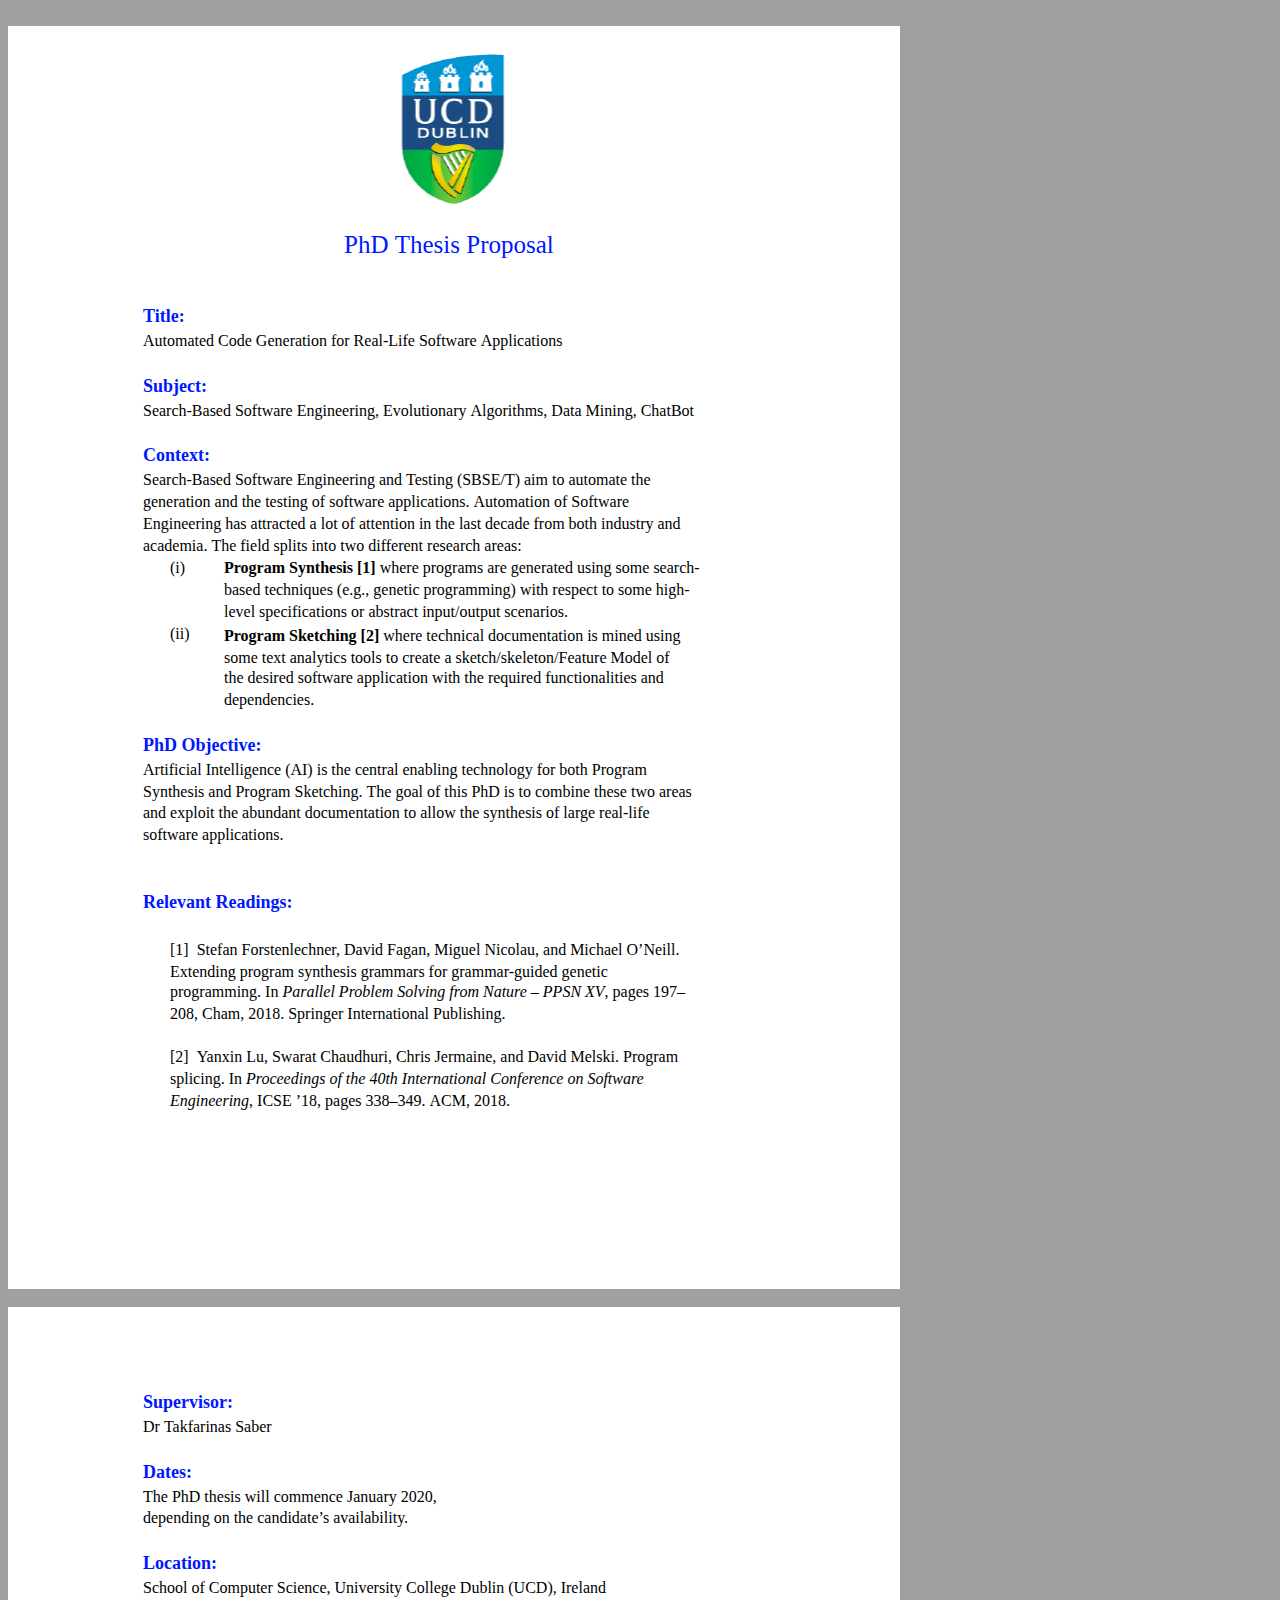
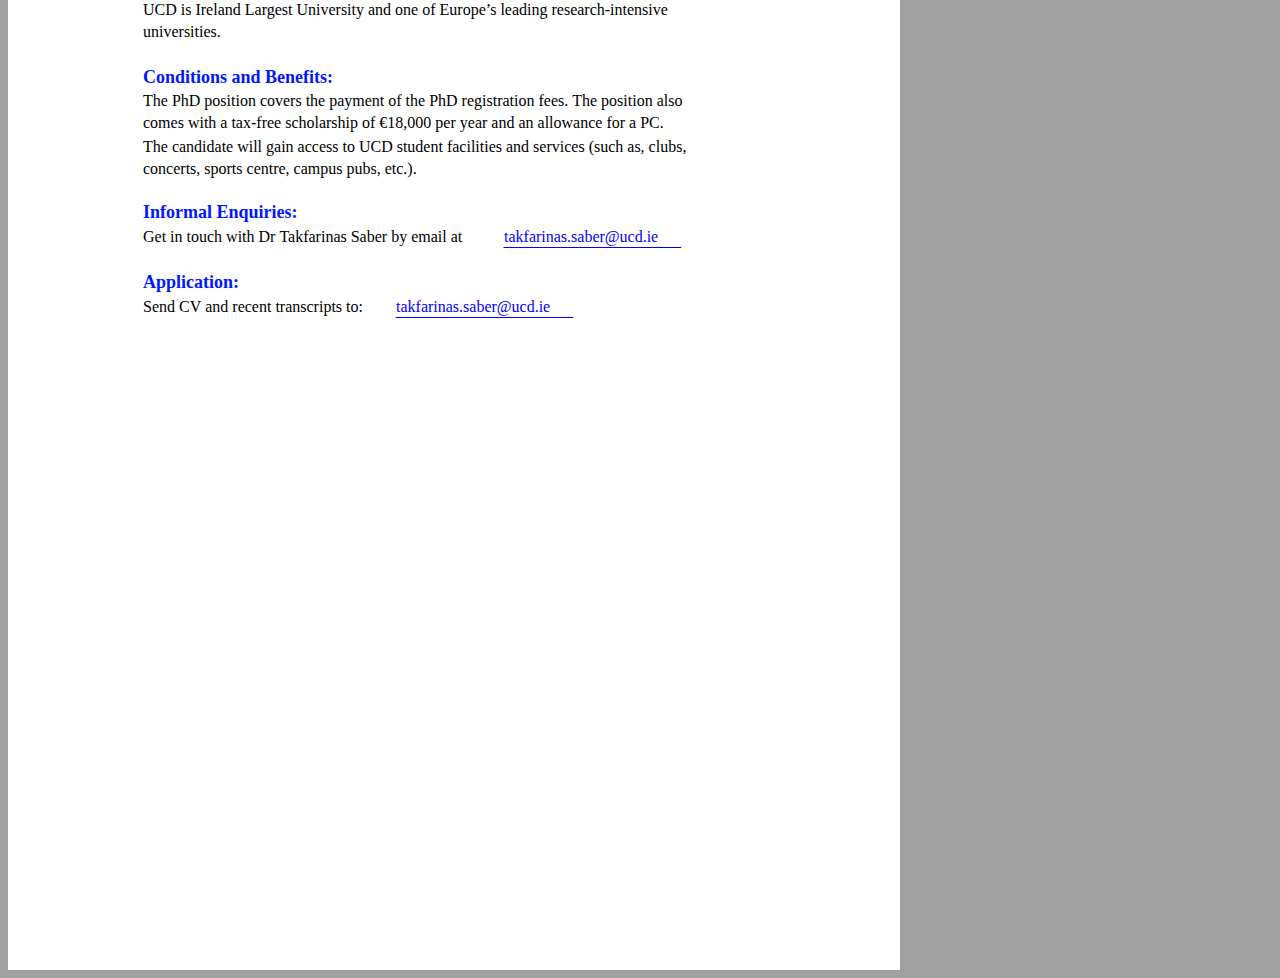
<file: PhDThesisCodeGeneration/proposal.html>
<!DOCTYPE html>
<html xmlns="http://www.w3.org/1999/xhtml" lang="" xml:lang="">
<head>
<title></title>

<meta http-equiv="Content-Type" content="text/html; charset=UTF-8"/>
 <br/>
<style type="text/css">
<!--
	p {margin: 0; padding: 0;}	.ft10{font-size:16px;font-family:Times;color:#000000;}
	.ft11{font-size:25px;font-family:Times;color:#0018ff;}
	.ft12{font-size:16px;font-family:Times;color:#000000;}
	.ft13{font-size:18px;font-family:Times;color:#0018ff;}
	.ft14{font-size:18px;font-family:Times;color:#000000;}
	.ft15{font-size:16px;font-family:Times;color:#000000;}
	.ft16{font-size:25px;line-height:33px;font-family:Times;color:#0018ff;}
	.ft17{font-size:16px;line-height:22px;font-family:Times;color:#000000;}
-->
</style>
<!-- Global Site Tag (gtag.js) - Google Analytics -->
    <script async src="https://www.googletagmanager.com/gtag/js?id=UA-106886309-1"></script>
    <script>
      window.dataLayer = window.dataLayer || [];
      function gtag(){dataLayer.push(arguments)};
      gtag('js', new Date());
      gtag('config', 'UA-106886309-1');
    </script>
</head>
<body bgcolor="#A0A0A0" vlink="blue" link="blue">
<div id="page1-div" style="position:relative;width:892px;height:1263px;">
<img width="892" height="1263" src="target001.png" alt="background image"/>
<p style="position:absolute;top:86px;left:135px;white-space:nowrap" class="ft10">&#160;</p>
<p style="position:absolute;top:106px;left:446px;white-space:nowrap" class="ft16">&#160;<br/>&#160;</p>
<p style="position:absolute;top:172px;left:446px;white-space:nowrap" class="ft11">&#160;</p>
<p style="position:absolute;top:205px;left:336px;white-space:nowrap" class="ft11">PhD&#160;Thesis&#160;Proposal&#160;</p>
<p style="position:absolute;top:238px;left:446px;white-space:nowrap" class="ft10">&#160;</p>
<p style="position:absolute;top:258px;left:135px;white-space:nowrap" class="ft12"><b>&#160;</b></p>
<p style="position:absolute;top:280px;left:135px;white-space:nowrap" class="ft13"><b>Title:</b></p>
<p style="position:absolute;top:280px;left:179px;white-space:nowrap" class="ft14"><b>&#160;&#160;</b></p>
<p style="position:absolute;top:306px;left:135px;white-space:nowrap" class="ft10">Automated&#160;Code&#160;Generation&#160;for&#160;Real-Life&#160;Software&#160;Applications<b>&#160;</b></p>
<p style="position:absolute;top:328px;left:135px;white-space:nowrap" class="ft10">&#160;</p>
<p style="position:absolute;top:350px;left:135px;white-space:nowrap" class="ft13"><b>Subject:</b></p>
<p style="position:absolute;top:350px;left:205px;white-space:nowrap" class="ft14"><b>&#160;&#160;</b></p>
<p style="position:absolute;top:376px;left:135px;white-space:nowrap" class="ft10">Search-Based&#160;Software&#160;Engineering,&#160;Evolutionary&#160;Algorithms,&#160;Data&#160;Mining,&#160;ChatBot&#160;</p>
<p style="position:absolute;top:398px;left:135px;white-space:nowrap" class="ft10">&#160;</p>
<p style="position:absolute;top:419px;left:135px;white-space:nowrap" class="ft13"><b>Context:&#160;</b></p>
<p style="position:absolute;top:445px;left:135px;white-space:nowrap" class="ft10">Search-Based&#160;Software&#160;Engineering&#160;and&#160;Testing&#160;(SBSE/T)&#160;aim&#160;to&#160;automate&#160;the&#160;</p>
<p style="position:absolute;top:467px;left:135px;white-space:nowrap" class="ft10">generation&#160;and&#160;the&#160;testing&#160;of&#160;software&#160;applications.&#160;Automation&#160;of&#160;Software&#160;</p>
<p style="position:absolute;top:489px;left:135px;white-space:nowrap" class="ft10">Engineering&#160;has&#160;attracted&#160;a&#160;lot&#160;of&#160;attention&#160;in&#160;the&#160;last&#160;decade&#160;from&#160;both&#160;industry&#160;and&#160;</p>
<p style="position:absolute;top:511px;left:135px;white-space:nowrap" class="ft10">academia.&#160;The&#160;field&#160;splits&#160;into&#160;two&#160;different&#160;research&#160;areas:&#160;&#160;</p>
<p style="position:absolute;top:533px;left:162px;white-space:nowrap" class="ft10">(i)&#160;</p>
<p style="position:absolute;top:533px;left:216px;white-space:nowrap" class="ft12"><b>Program Synthesis&#160;[1]</b>&#160;where&#160;programs&#160;are&#160;generated&#160;using&#160;some&#160;search-</p>
<p style="position:absolute;top:555px;left:216px;white-space:nowrap" class="ft10">based&#160;techniques&#160;(e.g.,&#160;genetic&#160;programming)&#160;with&#160;respect&#160;to&#160;some&#160;high-</p>
<p style="position:absolute;top:577px;left:216px;white-space:nowrap" class="ft10">level&#160;specifications&#160;or&#160;abstract&#160;input/output&#160;scenarios.&#160;</p>
<p style="position:absolute;top:599px;left:162px;white-space:nowrap" class="ft10">(ii)&#160;</p>
<p style="position:absolute;top:599px;left:216px;white-space:nowrap" class="ft17"><b>Program&#160;Sketching&#160;[2]&#160;</b>where&#160;technical&#160;documentation&#160;is&#160;mined&#160;using&#160;<br/>some&#160;text&#160;analytics&#160;tools&#160;to&#160;create&#160;a&#160;sketch/skeleton/Feature&#160;Model&#160;of&#160;</p>
<p style="position:absolute;top:643px;left:216px;white-space:nowrap" class="ft10">the&#160;desired&#160;software&#160;application&#160;with&#160;the&#160;required&#160;functionalities&#160;and&#160;</p>
<p style="position:absolute;top:665px;left:216px;white-space:nowrap" class="ft10">dependencies.<b>&#160;</b></p>
<p style="position:absolute;top:687px;left:135px;white-space:nowrap" class="ft10">&#160;</p>
<p style="position:absolute;top:709px;left:135px;white-space:nowrap" class="ft13"><b>PhD&#160;Objective:</b></p>
<p style="position:absolute;top:709px;left:264px;white-space:nowrap" class="ft14"><b>&#160;</b></p>
<p style="position:absolute;top:735px;left:135px;white-space:nowrap" class="ft10">Artificial&#160;Intelligence&#160;(AI)&#160;is&#160;the&#160;central&#160;enabling&#160;technology&#160;for&#160;both&#160;Program&#160;</p>
<p style="position:absolute;top:757px;left:135px;white-space:nowrap" class="ft10">Synthesis&#160;and&#160;Program&#160;Sketching.&#160;The&#160;goal&#160;of&#160;this&#160;PhD&#160;is&#160;to&#160;combine&#160;these&#160;two&#160;areas&#160;</p>
<p style="position:absolute;top:778px;left:135px;white-space:nowrap" class="ft10">and&#160;exploit&#160;the&#160;abundant&#160;documentation&#160;to&#160;allow&#160;the&#160;synthesis&#160;of&#160;large&#160;real-life&#160;</p>
<p style="position:absolute;top:800px;left:135px;white-space:nowrap" class="ft10">software&#160;applications.&#160;</p>
<p style="position:absolute;top:822px;left:135px;white-space:nowrap" class="ft10">&#160;</p>
<p style="position:absolute;top:844px;left:135px;white-space:nowrap" class="ft10">&#160;</p>
<p style="position:absolute;top:866px;left:135px;white-space:nowrap" class="ft13"><b>Relevant&#160;Readings:&#160;</b></p>
<p style="position:absolute;top:913px;left:162px;white-space:nowrap" class="ft17">[1]&#160;&#160;Stefan&#160;Forstenlechner,&#160;David&#160;Fagan,&#160;Miguel&#160;Nicolau,&#160;and&#160;Michael&#160;O’Neill.&#160;<br/>Extending&#160;program&#160;synthesis&#160;grammars&#160;for&#160;grammar-guided&#160;genetic&#160;</p>
<p style="position:absolute;top:957px;left:162px;white-space:nowrap" class="ft10">programming.&#160;In&#160;<i>Parallel&#160;Problem&#160;Solving&#160;from&#160;Nature&#160;–&#160;PPSN&#160;XV</i>,&#160;pages&#160;197–</p>
<p style="position:absolute;top:979px;left:162px;white-space:nowrap" class="ft10">208,&#160;Cham,&#160;2018.&#160;Springer&#160;International&#160;Publishing.&#160;&#160;</p>
<p style="position:absolute;top:1022px;left:162px;white-space:nowrap" class="ft10">[2]&#160;&#160;Yanxin&#160;Lu,&#160;Swarat&#160;Chaudhuri,&#160;Chris&#160;Jermaine,&#160;and&#160;David&#160;Melski.&#160;Program&#160;</p>
<p style="position:absolute;top:1044px;left:162px;white-space:nowrap" class="ft10">splicing.&#160;In&#160;<i>Proceedings&#160;of&#160;the&#160;40th&#160;International&#160;Conference&#160;on&#160;Software&#160;</i></p>
<p style="position:absolute;top:1066px;left:162px;white-space:nowrap" class="ft15"><i>Engineering</i>,&#160;ICSE&#160;’18,&#160;pages&#160;338–349.&#160;ACM,&#160;2018.&#160;&#160;</p>
<p style="position:absolute;top:1109px;left:135px;white-space:nowrap" class="ft10">&#160;</p>
</div>
</body>
</html>
<!DOCTYPE html>
<html xmlns="http://www.w3.org/1999/xhtml" lang="" xml:lang="">
<head>
<title></title>

<meta http-equiv="Content-Type" content="text/html; charset=UTF-8"/>
 <br/>
<style type="text/css">
<!--
	p {margin: 0; padding: 0;}	.ft20{font-size:18px;font-family:Times;color:#0018ff;}
	.ft21{font-size:16px;font-family:Times;color:#000000;}
	.ft22{font-size:18px;font-family:Times;color:#000000;}
	.ft23{font-size:16px;font-family:Times;color:#000000;}
	.ft24{font-size:16px;font-family:Times;color:#0000ff;}
	.ft25{font-size:18px;font-family:Times;color:#0018ff;}
	.ft26{font-size:16px;line-height:22px;font-family:Times;color:#000000;}
-->
</style>
</head>
<body bgcolor="#A0A0A0" vlink="blue" link="blue">
<div id="page2-div" style="position:relative;width:892px;height:1263px;">
<img width="892" height="1263" src="target002.png" alt="background image"/>
<p style="position:absolute;top:85px;left:135px;white-space:nowrap" class="ft20"><b>Supervisor:&#160;</b></p>
<p style="position:absolute;top:111px;left:135px;white-space:nowrap" class="ft21">Dr&#160;Takfarinas&#160;Saber&#160;</p>
<p style="position:absolute;top:133px;left:135px;white-space:nowrap" class="ft21">&#160;</p>
<p style="position:absolute;top:155px;left:135px;white-space:nowrap" class="ft20"><b>Dates:</b></p>
<p style="position:absolute;top:155px;left:190px;white-space:nowrap" class="ft22">&#160;&#160;</p>
<p style="position:absolute;top:181px;left:135px;white-space:nowrap" class="ft21">The&#160;PhD&#160;thesis&#160;will&#160;commence&#160;January&#160;2020,&#160;</p>
<p style="position:absolute;top:202px;left:135px;white-space:nowrap" class="ft21">depending&#160;on&#160;the&#160;candidate’s&#160;availability.<b>&#160;</b></p>
<p style="position:absolute;top:224px;left:135px;white-space:nowrap" class="ft23"><b>&#160;</b></p>
<p style="position:absolute;top:246px;left:135px;white-space:nowrap" class="ft20"><b>Location:</b></p>
<p style="position:absolute;top:246px;left:215px;white-space:nowrap" class="ft22">&#160;&#160;</p>
<p style="position:absolute;top:272px;left:135px;white-space:nowrap" class="ft21">School&#160;of&#160;Computer&#160;Science,&#160;University&#160;College&#160;Dublin&#160;(UCD),&#160;Ireland&#160;</p>
<p style="position:absolute;top:294px;left:135px;white-space:nowrap" class="ft21">UCD&#160;is&#160;Ireland&#160;Largest&#160;University&#160;and&#160;one&#160;of&#160;Europe’s&#160;leading&#160;research-intensive&#160;</p>
<p style="position:absolute;top:316px;left:135px;white-space:nowrap" class="ft21">universities.&#160;</p>
<p style="position:absolute;top:338px;left:135px;white-space:nowrap" class="ft21">&#160;</p>
<p style="position:absolute;top:360px;left:135px;white-space:nowrap" class="ft20"><b>Conditions&#160;and&#160;Benefits:&#160;</b></p>
<p style="position:absolute;top:385px;left:135px;white-space:nowrap" class="ft21">The&#160;PhD&#160;position&#160;covers&#160;the&#160;payment&#160;of&#160;the&#160;PhD&#160;registration&#160;fees.&#160;The&#160;position&#160;also&#160;</p>
<p style="position:absolute;top:407px;left:135px;white-space:nowrap" class="ft21">comes&#160;with&#160;a&#160;tax-free&#160;scholarship&#160;of&#160;€18,000&#160;per&#160;year&#160;and&#160;an&#160;allowance&#160;for&#160;a&#160;PC.&#160;</p>
<p style="position:absolute;top:429px;left:135px;white-space:nowrap" class="ft26">The&#160;candidate&#160;will&#160;gain&#160;access&#160;to&#160;UCD&#160;student&#160;facilities&#160;and&#160;services&#160;(such&#160;as,&#160;clubs,&#160;<br/>concerts,&#160;sports&#160;centre,&#160;campus&#160;pubs,&#160;etc.).&#160;&#160;</p>
<p style="position:absolute;top:474px;left:135px;white-space:nowrap" class="ft21">&#160;</p>
<p style="position:absolute;top:495px;left:135px;white-space:nowrap" class="ft20"><b>Informal Enquiries:</b></p>
<p style="position:absolute;top:495px;left:301px;white-space:nowrap" class="ft22">&#160;&#160;</p>
<p style="position:absolute;top:521px;left:135px;white-space:nowrap" class="ft21">Get&#160;in&#160;touch&#160;with&#160;Dr&#160;Takfarinas&#160;Saber&#160;by&#160;email&#160;at&#160;</p>
<p style="position:absolute;top:521px;left:496px;white-space:nowrap" class="ft24">takfarinas.saber@ucd.ie</p>
<p style="position:absolute;top:521px;left:674px;white-space:nowrap" class="ft21">&#160;</p>
<p style="position:absolute;top:543px;left:135px;white-space:nowrap" class="ft21">&#160;</p>
<p style="position:absolute;top:565px;left:135px;white-space:nowrap" class="ft20"><b>Application:</b>&#160;</p>
<p style="position:absolute;top:565px;left:245px;white-space:nowrap" class="ft22">&#160;</p>
<p style="position:absolute;top:591px;left:135px;white-space:nowrap" class="ft21">Send&#160;CV&#160;and&#160;recent&#160;transcripts&#160;to:&#160;</p>
<p style="position:absolute;top:591px;left:388px;white-space:nowrap" class="ft24">takfarinas.saber@ucd.ie</p>
<p style="position:absolute;top:591px;left:566px;white-space:nowrap" class="ft21">&#160;</p>
<p style="position:absolute;top:613px;left:135px;white-space:nowrap" class="ft21">&#160;</p>
<p style="position:absolute;top:634px;left:135px;white-space:nowrap" class="ft21">&#160;</p>
<p style="position:absolute;top:656px;left:135px;white-space:nowrap" class="ft21">&#160;</p>
</div>
</body>
</html>
</file>
<file: assets/css/main.css>
@import url("font-awesome.min.css");
@import url("academicons.min.css");
@import url("https://fonts.googleapis.com/css?family=Source+Sans+Pro:400,400italic");

/*
	Strata by HTML5 UP
	html5up.net | @ajlkn
	Free for personal and commercial use under the CCA 3.0 license (html5up.net/license)
*/

/* Reset */

	html, body, div, span, applet, object, iframe, h1, h2, h3, h4, h5, h6, p, blockquote, pre, a, abbr, acronym, address, big, cite, code, del, dfn, em, img, ins, kbd, q, s, samp, small, strike, strong, sub, sup, tt, var, b, u, i, center, dl, dt, dd, ol, ul, li, fieldset, form, label, legend, table, caption, tbody, tfoot, thead, tr, th, td, article, aside, canvas, details, embed, figure, figcaption, footer, header, hgroup, menu, nav, output, ruby, section, summary, time, mark, audio, video {
		margin: 0;
		padding: 0;
		border: 0;
		font-size: 100%;
		font: inherit;
		vertical-align: baseline;
	}

	article, aside, details, figcaption, figure, footer, header, hgroup, menu, nav, section {
		display: block;
	}

	body {
		line-height: 1;
	}

	ol, ul {
		list-style: none;
	}

	blockquote, q {
		quotes: none;
	}

	blockquote:before, blockquote:after, q:before, q:after {
		content: '';
		content: none;
	}

	table {
		border-collapse: collapse;
		border-spacing: 0;
	}

	body {
		-webkit-text-size-adjust: none;
	}

/* Box Model */

	*, *:before, *:after {
		-moz-box-sizing: border-box;
		-webkit-box-sizing: border-box;
		box-sizing: border-box;
	}

/* Containers */

	.container {
		margin-left: auto;
		margin-right: auto;
	}

	.container.\31 25\25 {
		width: 100%;
		max-width: 1200px;
		min-width: 960px;
	}

	.container.\37 5\25 {
		width: 720px;
	}

	.container.\35 0\25 {
		width: 480px;
	}

	.container.\32 5\25 {
		width: 240px;
	}

	.container {
		width: 960px;
	}

	@media screen and (max-width: 1800px) {

		.container.\31 25\25 {
			width: 100%;
			max-width: 1200px;
			min-width: 960px;
		}

		.container.\37 5\25 {
			width: 720px;
		}

		.container.\35 0\25 {
			width: 480px;
		}

		.container.\32 5\25 {
			width: 240px;
		}

		.container {
			width: 960px;
		}

	}

	@media screen and (max-width: 1280px) {

		.container.\31 25\25 {
			width: 100%;
			max-width: 1200px;
			min-width: 960px;
		}

		.container.\37 5\25 {
			width: 720px;
		}

		.container.\35 0\25 {
			width: 480px;
		}

		.container.\32 5\25 {
			width: 240px;
		}

		.container {
			width: 960px;
		}

	}

	@media screen and (max-width: 980px) {

		.container.\31 25\25 {
			width: 100%;
			max-width: 1200px;
			min-width: 960px;
		}

		.container.\37 5\25 {
			width: 720px;
		}

		.container.\35 0\25 {
			width: 480px;
		}

		.container.\32 5\25 {
			width: 240px;
		}

		.container {
			width: 960px;
		}

	}

	@media screen and (max-width: 736px) {

		.container.\31 25\25 {
			width: 100%;
			max-width: 1200px;
			min-width: 960px;
		}

		.container.\37 5\25 {
			width: 720px;
		}

		.container.\35 0\25 {
			width: 480px;
		}

		.container.\32 5\25 {
			width: 240px;
		}

		.container {
			width: 960px;
		}

	}

	@media screen and (max-width: 480px) {

		.container.\31 25\25 {
			width: 100%;
			max-width: 1200px;
			min-width: 960px;
		}

		.container.\37 5\25 {
			width: 720px;
		}

		.container.\35 0\25 {
			width: 480px;
		}

		.container.\32 5\25 {
			width: 240px;
		}

		.container {
			width: 960px;
		}

	}

/* Grid */

	.row {
		border-bottom: solid 1px transparent;
		-moz-box-sizing: border-box;
		-webkit-box-sizing: border-box;
		box-sizing: border-box;
	}

	.row > * {
		float: left;
		-moz-box-sizing: border-box;
		-webkit-box-sizing: border-box;
		box-sizing: border-box;
	}

	.row:after, .row:before {
		content: '';
		display: block;
		clear: both;
		height: 0;
	}

	.row.uniform > * > :first-child {
		margin-top: 0;
	}

	.row.uniform > * > :last-child {
		margin-bottom: 0;
	}

	.row.\30 \25 > * {
		padding: 0 0 0 0em;
	}

	.row.\30 \25 {
		margin: 0 0 -1px 0em;
	}

	.row.uniform.\30 \25 > * {
		padding: 0em 0 0 0em;
	}

	.row.uniform.\30 \25 {
		margin: 0em 0 -1px 0em;
	}

	.row > * {
		padding: 0 0 0 2.5em;
	}

	.row {
		margin: 0 0 -1px -2.5em;
	}

	.row.uniform > * {
		padding: 2.5em 0 0 2.5em;
	}

	.row.uniform {
		margin: -2.5em 0 -1px -2.5em;
	}

	.row.\32 00\25 > * {
		padding: 0 0 0 5em;
	}

	.row.\32 00\25 {
		margin: 0 0 -1px -5em;
	}

	.row.uniform.\32 00\25 > * {
		padding: 5em 0 0 5em;
	}

	.row.uniform.\32 00\25 {
		margin: -5em 0 -1px -5em;
	}

	.row.\31 50\25 > * {
		padding: 0 0 0 3.75em;
	}

	.row.\31 50\25 {
		margin: 0 0 -1px -3.75em;
	}

	.row.uniform.\31 50\25 > * {
		padding: 3.75em 0 0 3.75em;
	}

	.row.uniform.\31 50\25 {
		margin: -3.75em 0 -1px -3.75em;
	}

	.row.\35 0\25 > * {
		padding: 0 0 0 1.25em;
	}

	.row.\35 0\25 {
		margin: 0 0 -1px -1.25em;
	}

	.row.uniform.\35 0\25 > * {
		padding: 1.25em 0 0 1.25em;
	}

	.row.uniform.\35 0\25 {
		margin: -1.25em 0 -1px -1.25em;
	}

	.row.\32 5\25 > * {
		padding: 0 0 0 0.625em;
	}

	.row.\32 5\25 {
		margin: 0 0 -1px -0.625em;
	}

	.row.uniform.\32 5\25 > * {
		padding: 0.625em 0 0 0.625em;
	}

	.row.uniform.\32 5\25 {
		margin: -0.625em 0 -1px -0.625em;
	}

	.\31 2u, .\31 2u\24 {
		width: 100%;
		clear: none;
		margin-left: 0;
	}

	.\31 1u, .\31 1u\24 {
		width: 91.6666666667%;
		clear: none;
		margin-left: 0;
	}

	.\31 0u, .\31 0u\24 {
		width: 83.3333333333%;
		clear: none;
		margin-left: 0;
	}

	.\39 u, .\39 u\24 {
		width: 75%;
		clear: none;
		margin-left: 0;
	}

	.\38 u, .\38 u\24 {
		width: 66.6666666667%;
		clear: none;
		margin-left: 0;
	}

	.\37 u, .\37 u\24 {
		width: 58.3333333333%;
		clear: none;
		margin-left: 0;
	}

	.\36 u, .\36 u\24 {
		width: 50%;
		clear: none;
		margin-left: 0;
	}

	.\35 u, .\35 u\24 {
		width: 41.6666666667%;
		clear: none;
		margin-left: 0;
	}

	.\34 u, .\34 u\24 {
		width: 33.3333333333%;
		clear: none;
		margin-left: 0;
	}

	.\33 u, .\33 u\24 {
		width: 25%;
		clear: none;
		margin-left: 0;
	}

	.\32 u, .\32 u\24 {
		width: 16.6666666667%;
		clear: none;
		margin-left: 0;
	}

	.\31 u, .\31 u\24 {
		width: 8.3333333333%;
		clear: none;
		margin-left: 0;
	}

	.\31 2u\24 + *,
	.\31 1u\24 + *,
	.\31 0u\24 + *,
	.\39 u\24 + *,
	.\38 u\24 + *,
	.\37 u\24 + *,
	.\36 u\24 + *,
	.\35 u\24 + *,
	.\34 u\24 + *,
	.\33 u\24 + *,
	.\32 u\24 + *,
	.\31 u\24 + * {
		clear: left;
	}

	.\-11u {
		margin-left: 91.66667%;
	}

	.\-10u {
		margin-left: 83.33333%;
	}

	.\-9u {
		margin-left: 75%;
	}

	.\-8u {
		margin-left: 66.66667%;
	}

	.\-7u {
		margin-left: 58.33333%;
	}

	.\-6u {
		margin-left: 50%;
	}

	.\-5u {
		margin-left: 41.66667%;
	}

	.\-4u {
		margin-left: 33.33333%;
	}

	.\-3u {
		margin-left: 25%;
	}

	.\-2u {
		margin-left: 16.66667%;
	}

	.\-1u {
		margin-left: 8.33333%;
	}

	@media screen and (max-width: 1800px) {

		.row > * {
			padding: 0 0 0 2.5em;
		}

		.row {
			margin: 0 0 -1px -2.5em;
		}

		.row.uniform > * {
			padding: 2.5em 0 0 2.5em;
		}

		.row.uniform {
			margin: -2.5em 0 -1px -2.5em;
		}

		.row.\32 00\25 > * {
			padding: 0 0 0 5em;
		}

		.row.\32 00\25 {
			margin: 0 0 -1px -5em;
		}

		.row.uniform.\32 00\25 > * {
			padding: 5em 0 0 5em;
		}

		.row.uniform.\32 00\25 {
			margin: -5em 0 -1px -5em;
		}

		.row.\31 50\25 > * {
			padding: 0 0 0 3.75em;
		}

		.row.\31 50\25 {
			margin: 0 0 -1px -3.75em;
		}

		.row.uniform.\31 50\25 > * {
			padding: 3.75em 0 0 3.75em;
		}

		.row.uniform.\31 50\25 {
			margin: -3.75em 0 -1px -3.75em;
		}

		.row.\35 0\25 > * {
			padding: 0 0 0 1.25em;
		}

		.row.\35 0\25 {
			margin: 0 0 -1px -1.25em;
		}

		.row.uniform.\35 0\25 > * {
			padding: 1.25em 0 0 1.25em;
		}

		.row.uniform.\35 0\25 {
			margin: -1.25em 0 -1px -1.25em;
		}

		.row.\32 5\25 > * {
			padding: 0 0 0 0.625em;
		}

		.row.\32 5\25 {
			margin: 0 0 -1px -0.625em;
		}

		.row.uniform.\32 5\25 > * {
			padding: 0.625em 0 0 0.625em;
		}

		.row.uniform.\32 5\25 {
			margin: -0.625em 0 -1px -0.625em;
		}

		.\31 2u\28xlarge\29, .\31 2u\24\28xlarge\29 {
			width: 100%;
			clear: none;
			margin-left: 0;
		}

		.\31 1u\28xlarge\29, .\31 1u\24\28xlarge\29 {
			width: 91.6666666667%;
			clear: none;
			margin-left: 0;
		}

		.\31 0u\28xlarge\29, .\31 0u\24\28xlarge\29 {
			width: 83.3333333333%;
			clear: none;
			margin-left: 0;
		}

		.\39 u\28xlarge\29, .\39 u\24\28xlarge\29 {
			width: 75%;
			clear: none;
			margin-left: 0;
		}

		.\38 u\28xlarge\29, .\38 u\24\28xlarge\29 {
			width: 66.6666666667%;
			clear: none;
			margin-left: 0;
		}

		.\37 u\28xlarge\29, .\37 u\24\28xlarge\29 {
			width: 58.3333333333%;
			clear: none;
			margin-left: 0;
		}

		.\36 u\28xlarge\29, .\36 u\24\28xlarge\29 {
			width: 50%;
			clear: none;
			margin-left: 0;
		}

		.\35 u\28xlarge\29, .\35 u\24\28xlarge\29 {
			width: 41.6666666667%;
			clear: none;
			margin-left: 0;
		}

		.\34 u\28xlarge\29, .\34 u\24\28xlarge\29 {
			width: 33.3333333333%;
			clear: none;
			margin-left: 0;
		}

		.\33 u\28xlarge\29, .\33 u\24\28xlarge\29 {
			width: 25%;
			clear: none;
			margin-left: 0;
		}

		.\32 u\28xlarge\29, .\32 u\24\28xlarge\29 {
			width: 16.6666666667%;
			clear: none;
			margin-left: 0;
		}

		.\31 u\28xlarge\29, .\31 u\24\28xlarge\29 {
			width: 8.3333333333%;
			clear: none;
			margin-left: 0;
		}

		.\31 2u\24\28xlarge\29 + *,
		.\31 1u\24\28xlarge\29 + *,
		.\31 0u\24\28xlarge\29 + *,
		.\39 u\24\28xlarge\29 + *,
		.\38 u\24\28xlarge\29 + *,
		.\37 u\24\28xlarge\29 + *,
		.\36 u\24\28xlarge\29 + *,
		.\35 u\24\28xlarge\29 + *,
		.\34 u\24\28xlarge\29 + *,
		.\33 u\24\28xlarge\29 + *,
		.\32 u\24\28xlarge\29 + *,
		.\31 u\24\28xlarge\29 + * {
			clear: left;
		}

		.\-11u\28xlarge\29 {
			margin-left: 91.66667%;
		}

		.\-10u\28xlarge\29 {
			margin-left: 83.33333%;
		}

		.\-9u\28xlarge\29 {
			margin-left: 75%;
		}

		.\-8u\28xlarge\29 {
			margin-left: 66.66667%;
		}

		.\-7u\28xlarge\29 {
			margin-left: 58.33333%;
		}

		.\-6u\28xlarge\29 {
			margin-left: 50%;
		}

		.\-5u\28xlarge\29 {
			margin-left: 41.66667%;
		}

		.\-4u\28xlarge\29 {
			margin-left: 33.33333%;
		}

		.\-3u\28xlarge\29 {
			margin-left: 25%;
		}

		.\-2u\28xlarge\29 {
			margin-left: 16.66667%;
		}

		.\-1u\28xlarge\29 {
			margin-left: 8.33333%;
		}

	}

	@media screen and (max-width: 1280px) {

		.row > * {
			padding: 0 0 0 2em;
		}

		.row {
			margin: 0 0 -1px -2em;
		}

		.row.uniform > * {
			padding: 2em 0 0 2em;
		}

		.row.uniform {
			margin: -2em 0 -1px -2em;
		}

		.row.\32 00\25 > * {
			padding: 0 0 0 4em;
		}

		.row.\32 00\25 {
			margin: 0 0 -1px -4em;
		}

		.row.uniform.\32 00\25 > * {
			padding: 4em 0 0 4em;
		}

		.row.uniform.\32 00\25 {
			margin: -4em 0 -1px -4em;
		}

		.row.\31 50\25 > * {
			padding: 0 0 0 3em;
		}

		.row.\31 50\25 {
			margin: 0 0 -1px -3em;
		}

		.row.uniform.\31 50\25 > * {
			padding: 3em 0 0 3em;
		}

		.row.uniform.\31 50\25 {
			margin: -3em 0 -1px -3em;
		}

		.row.\35 0\25 > * {
			padding: 0 0 0 1em;
		}

		.row.\35 0\25 {
			margin: 0 0 -1px -1em;
		}

		.row.uniform.\35 0\25 > * {
			padding: 1em 0 0 1em;
		}

		.row.uniform.\35 0\25 {
			margin: -1em 0 -1px -1em;
		}

		.row.\32 5\25 > * {
			padding: 0 0 0 0.5em;
		}

		.row.\32 5\25 {
			margin: 0 0 -1px -0.5em;
		}

		.row.uniform.\32 5\25 > * {
			padding: 0.5em 0 0 0.5em;
		}

		.row.uniform.\32 5\25 {
			margin: -0.5em 0 -1px -0.5em;
		}

		.\31 2u\28large\29, .\31 2u\24\28large\29 {
			width: 100%;
			clear: none;
			margin-left: 0;
		}

		.\31 1u\28large\29, .\31 1u\24\28large\29 {
			width: 91.6666666667%;
			clear: none;
			margin-left: 0;
		}

		.\31 0u\28large\29, .\31 0u\24\28large\29 {
			width: 83.3333333333%;
			clear: none;
			margin-left: 0;
		}

		.\39 u\28large\29, .\39 u\24\28large\29 {
			width: 75%;
			clear: none;
			margin-left: 0;
		}

		.\38 u\28large\29, .\38 u\24\28large\29 {
			width: 66.6666666667%;
			clear: none;
			margin-left: 0;
		}

		.\37 u\28large\29, .\37 u\24\28large\29 {
			width: 58.3333333333%;
			clear: none;
			margin-left: 0;
		}

		.\36 u\28large\29, .\36 u\24\28large\29 {
			width: 50%;
			clear: none;
			margin-left: 0;
		}

		.\35 u\28large\29, .\35 u\24\28large\29 {
			width: 41.6666666667%;
			clear: none;
			margin-left: 0;
		}

		.\34 u\28large\29, .\34 u\24\28large\29 {
			width: 33.3333333333%;
			clear: none;
			margin-left: 0;
		}

		.\33 u\28large\29, .\33 u\24\28large\29 {
			width: 25%;
			clear: none;
			margin-left: 0;
		}

		.\32 u\28large\29, .\32 u\24\28large\29 {
			width: 16.6666666667%;
			clear: none;
			margin-left: 0;
		}

		.\31 u\28large\29, .\31 u\24\28large\29 {
			width: 8.3333333333%;
			clear: none;
			margin-left: 0;
		}

		.\31 2u\24\28large\29 + *,
		.\31 1u\24\28large\29 + *,
		.\31 0u\24\28large\29 + *,
		.\39 u\24\28large\29 + *,
		.\38 u\24\28large\29 + *,
		.\37 u\24\28large\29 + *,
		.\36 u\24\28large\29 + *,
		.\35 u\24\28large\29 + *,
		.\34 u\24\28large\29 + *,
		.\33 u\24\28large\29 + *,
		.\32 u\24\28large\29 + *,
		.\31 u\24\28large\29 + * {
			clear: left;
		}

		.\-11u\28large\29 {
			margin-left: 91.66667%;
		}

		.\-10u\28large\29 {
			margin-left: 83.33333%;
		}

		.\-9u\28large\29 {
			margin-left: 75%;
		}

		.\-8u\28large\29 {
			margin-left: 66.66667%;
		}

		.\-7u\28large\29 {
			margin-left: 58.33333%;
		}

		.\-6u\28large\29 {
			margin-left: 50%;
		}

		.\-5u\28large\29 {
			margin-left: 41.66667%;
		}

		.\-4u\28large\29 {
			margin-left: 33.33333%;
		}

		.\-3u\28large\29 {
			margin-left: 25%;
		}

		.\-2u\28large\29 {
			margin-left: 16.66667%;
		}

		.\-1u\28large\29 {
			margin-left: 8.33333%;
		}

	}

	@media screen and (max-width: 980px) {

		.row > * {
			padding: 0 0 0 2em;
		}

		.row {
			margin: 0 0 -1px -2em;
		}

		.row.uniform > * {
			padding: 2em 0 0 2em;
		}

		.row.uniform {
			margin: -2em 0 -1px -2em;
		}

		.row.\32 00\25 > * {
			padding: 0 0 0 4em;
		}

		.row.\32 00\25 {
			margin: 0 0 -1px -4em;
		}

		.row.uniform.\32 00\25 > * {
			padding: 4em 0 0 4em;
		}

		.row.uniform.\32 00\25 {
			margin: -4em 0 -1px -4em;
		}

		.row.\31 50\25 > * {
			padding: 0 0 0 3em;
		}

		.row.\31 50\25 {
			margin: 0 0 -1px -3em;
		}

		.row.uniform.\31 50\25 > * {
			padding: 3em 0 0 3em;
		}

		.row.uniform.\31 50\25 {
			margin: -3em 0 -1px -3em;
		}

		.row.\35 0\25 > * {
			padding: 0 0 0 1em;
		}

		.row.\35 0\25 {
			margin: 0 0 -1px -1em;
		}

		.row.uniform.\35 0\25 > * {
			padding: 1em 0 0 1em;
		}

		.row.uniform.\35 0\25 {
			margin: -1em 0 -1px -1em;
		}

		.row.\32 5\25 > * {
			padding: 0 0 0 0.5em;
		}

		.row.\32 5\25 {
			margin: 0 0 -1px -0.5em;
		}

		.row.uniform.\32 5\25 > * {
			padding: 0.5em 0 0 0.5em;
		}

		.row.uniform.\32 5\25 {
			margin: -0.5em 0 -1px -0.5em;
		}

		.\31 2u\28medium\29, .\31 2u\24\28medium\29 {
			width: 100%;
			clear: none;
			margin-left: 0;
		}

		.\31 1u\28medium\29, .\31 1u\24\28medium\29 {
			width: 91.6666666667%;
			clear: none;
			margin-left: 0;
		}

		.\31 0u\28medium\29, .\31 0u\24\28medium\29 {
			width: 83.3333333333%;
			clear: none;
			margin-left: 0;
		}

		.\39 u\28medium\29, .\39 u\24\28medium\29 {
			width: 75%;
			clear: none;
			margin-left: 0;
		}

		.\38 u\28medium\29, .\38 u\24\28medium\29 {
			width: 66.6666666667%;
			clear: none;
			margin-left: 0;
		}

		.\37 u\28medium\29, .\37 u\24\28medium\29 {
			width: 58.3333333333%;
			clear: none;
			margin-left: 0;
		}

		.\36 u\28medium\29, .\36 u\24\28medium\29 {
			width: 50%;
			clear: none;
			margin-left: 0;
		}

		.\35 u\28medium\29, .\35 u\24\28medium\29 {
			width: 41.6666666667%;
			clear: none;
			margin-left: 0;
		}

		.\34 u\28medium\29, .\34 u\24\28medium\29 {
			width: 33.3333333333%;
			clear: none;
			margin-left: 0;
		}

		.\33 u\28medium\29, .\33 u\24\28medium\29 {
			width: 25%;
			clear: none;
			margin-left: 0;
		}

		.\32 u\28medium\29, .\32 u\24\28medium\29 {
			width: 16.6666666667%;
			clear: none;
			margin-left: 0;
		}

		.\31 u\28medium\29, .\31 u\24\28medium\29 {
			width: 8.3333333333%;
			clear: none;
			margin-left: 0;
		}

		.\31 2u\24\28medium\29 + *,
		.\31 1u\24\28medium\29 + *,
		.\31 0u\24\28medium\29 + *,
		.\39 u\24\28medium\29 + *,
		.\38 u\24\28medium\29 + *,
		.\37 u\24\28medium\29 + *,
		.\36 u\24\28medium\29 + *,
		.\35 u\24\28medium\29 + *,
		.\34 u\24\28medium\29 + *,
		.\33 u\24\28medium\29 + *,
		.\32 u\24\28medium\29 + *,
		.\31 u\24\28medium\29 + * {
			clear: left;
		}

		.\-11u\28medium\29 {
			margin-left: 91.66667%;
		}

		.\-10u\28medium\29 {
			margin-left: 83.33333%;
		}

		.\-9u\28medium\29 {
			margin-left: 75%;
		}

		.\-8u\28medium\29 {
			margin-left: 66.66667%;
		}

		.\-7u\28medium\29 {
			margin-left: 58.33333%;
		}

		.\-6u\28medium\29 {
			margin-left: 50%;
		}

		.\-5u\28medium\29 {
			margin-left: 41.66667%;
		}

		.\-4u\28medium\29 {
			margin-left: 33.33333%;
		}

		.\-3u\28medium\29 {
			margin-left: 25%;
		}

		.\-2u\28medium\29 {
			margin-left: 16.66667%;
		}

		.\-1u\28medium\29 {
			margin-left: 8.33333%;
		}

	}

	@media screen and (max-width: 736px) {

		.row > * {
			padding: 0 0 0 1.5em;
		}

		.row {
			margin: 0 0 -1px -1.5em;
		}

		.row.uniform > * {
			padding: 1.5em 0 0 1.5em;
		}

		.row.uniform {
			margin: -1.5em 0 -1px -1.5em;
		}

		.row.\32 00\25 > * {
			padding: 0 0 0 3em;
		}

		.row.\32 00\25 {
			margin: 0 0 -1px -3em;
		}

		.row.uniform.\32 00\25 > * {
			padding: 3em 0 0 3em;
		}

		.row.uniform.\32 00\25 {
			margin: -3em 0 -1px -3em;
		}

		.row.\31 50\25 > * {
			padding: 0 0 0 2.25em;
		}

		.row.\31 50\25 {
			margin: 0 0 -1px -2.25em;
		}

		.row.uniform.\31 50\25 > * {
			padding: 2.25em 0 0 2.25em;
		}

		.row.uniform.\31 50\25 {
			margin: -2.25em 0 -1px -2.25em;
		}

		.row.\35 0\25 > * {
			padding: 0 0 0 0.75em;
		}

		.row.\35 0\25 {
			margin: 0 0 -1px -0.75em;
		}

		.row.uniform.\35 0\25 > * {
			padding: 0.75em 0 0 0.75em;
		}

		.row.uniform.\35 0\25 {
			margin: -0.75em 0 -1px -0.75em;
		}

		.row.\32 5\25 > * {
			padding: 0 0 0 0.375em;
		}

		.row.\32 5\25 {
			margin: 0 0 -1px -0.375em;
		}

		.row.uniform.\32 5\25 > * {
			padding: 0.375em 0 0 0.375em;
		}

		.row.uniform.\32 5\25 {
			margin: -0.375em 0 -1px -0.375em;
		}

		.\31 2u\28small\29, .\31 2u\24\28small\29 {
			width: 100%;
			clear: none;
			margin-left: 0;
		}

		.\31 1u\28small\29, .\31 1u\24\28small\29 {
			width: 91.6666666667%;
			clear: none;
			margin-left: 0;
		}

		.\31 0u\28small\29, .\31 0u\24\28small\29 {
			width: 83.3333333333%;
			clear: none;
			margin-left: 0;
		}

		.\39 u\28small\29, .\39 u\24\28small\29 {
			width: 75%;
			clear: none;
			margin-left: 0;
		}

		.\38 u\28small\29, .\38 u\24\28small\29 {
			width: 66.6666666667%;
			clear: none;
			margin-left: 0;
		}

		.\37 u\28small\29, .\37 u\24\28small\29 {
			width: 58.3333333333%;
			clear: none;
			margin-left: 0;
		}

		.\36 u\28small\29, .\36 u\24\28small\29 {
			width: 50%;
			clear: none;
			margin-left: 0;
		}

		.\35 u\28small\29, .\35 u\24\28small\29 {
			width: 41.6666666667%;
			clear: none;
			margin-left: 0;
		}

		.\34 u\28small\29, .\34 u\24\28small\29 {
			width: 33.3333333333%;
			clear: none;
			margin-left: 0;
		}

		.\33 u\28small\29, .\33 u\24\28small\29 {
			width: 25%;
			clear: none;
			margin-left: 0;
		}

		.\32 u\28small\29, .\32 u\24\28small\29 {
			width: 16.6666666667%;
			clear: none;
			margin-left: 0;
		}

		.\31 u\28small\29, .\31 u\24\28small\29 {
			width: 8.3333333333%;
			clear: none;
			margin-left: 0;
		}

		.\31 2u\24\28small\29 + *,
		.\31 1u\24\28small\29 + *,
		.\31 0u\24\28small\29 + *,
		.\39 u\24\28small\29 + *,
		.\38 u\24\28small\29 + *,
		.\37 u\24\28small\29 + *,
		.\36 u\24\28small\29 + *,
		.\35 u\24\28small\29 + *,
		.\34 u\24\28small\29 + *,
		.\33 u\24\28small\29 + *,
		.\32 u\24\28small\29 + *,
		.\31 u\24\28small\29 + * {
			clear: left;
		}

		.\-11u\28small\29 {
			margin-left: 91.66667%;
		}

		.\-10u\28small\29 {
			margin-left: 83.33333%;
		}

		.\-9u\28small\29 {
			margin-left: 75%;
		}

		.\-8u\28small\29 {
			margin-left: 66.66667%;
		}

		.\-7u\28small\29 {
			margin-left: 58.33333%;
		}

		.\-6u\28small\29 {
			margin-left: 50%;
		}

		.\-5u\28small\29 {
			margin-left: 41.66667%;
		}

		.\-4u\28small\29 {
			margin-left: 33.33333%;
		}

		.\-3u\28small\29 {
			margin-left: 25%;
		}

		.\-2u\28small\29 {
			margin-left: 16.66667%;
		}

		.\-1u\28small\29 {
			margin-left: 8.33333%;
		}

	}

	@media screen and (max-width: 480px) {

		.row > * {
			padding: 0 0 0 1.5em;
		}

		.row {
			margin: 0 0 -1px -1.5em;
		}

		.row.uniform > * {
			padding: 1.5em 0 0 1.5em;
		}

		.row.uniform {
			margin: -1.5em 0 -1px -1.5em;
		}

		.row.\32 00\25 > * {
			padding: 0 0 0 3em;
		}

		.row.\32 00\25 {
			margin: 0 0 -1px -3em;
		}

		.row.uniform.\32 00\25 > * {
			padding: 3em 0 0 3em;
		}

		.row.uniform.\32 00\25 {
			margin: -3em 0 -1px -3em;
		}

		.row.\31 50\25 > * {
			padding: 0 0 0 2.25em;
		}

		.row.\31 50\25 {
			margin: 0 0 -1px -2.25em;
		}

		.row.uniform.\31 50\25 > * {
			padding: 2.25em 0 0 2.25em;
		}

		.row.uniform.\31 50\25 {
			margin: -2.25em 0 -1px -2.25em;
		}

		.row.\35 0\25 > * {
			padding: 0 0 0 0.75em;
		}

		.row.\35 0\25 {
			margin: 0 0 -1px -0.75em;
		}

		.row.uniform.\35 0\25 > * {
			padding: 0.75em 0 0 0.75em;
		}

		.row.uniform.\35 0\25 {
			margin: -0.75em 0 -1px -0.75em;
		}

		.row.\32 5\25 > * {
			padding: 0 0 0 0.375em;
		}

		.row.\32 5\25 {
			margin: 0 0 -1px -0.375em;
		}

		.row.uniform.\32 5\25 > * {
			padding: 0.375em 0 0 0.375em;
		}

		.row.uniform.\32 5\25 {
			margin: -0.375em 0 -1px -0.375em;
		}

		.\31 2u\28xsmall\29, .\31 2u\24\28xsmall\29 {
			width: 100%;
			clear: none;
			margin-left: 0;
		}

		.\31 1u\28xsmall\29, .\31 1u\24\28xsmall\29 {
			width: 91.6666666667%;
			clear: none;
			margin-left: 0;
		}

		.\31 0u\28xsmall\29, .\31 0u\24\28xsmall\29 {
			width: 83.3333333333%;
			clear: none;
			margin-left: 0;
		}

		.\39 u\28xsmall\29, .\39 u\24\28xsmall\29 {
			width: 75%;
			clear: none;
			margin-left: 0;
		}

		.\38 u\28xsmall\29, .\38 u\24\28xsmall\29 {
			width: 66.6666666667%;
			clear: none;
			margin-left: 0;
		}

		.\37 u\28xsmall\29, .\37 u\24\28xsmall\29 {
			width: 58.3333333333%;
			clear: none;
			margin-left: 0;
		}

		.\36 u\28xsmall\29, .\36 u\24\28xsmall\29 {
			width: 50%;
			clear: none;
			margin-left: 0;
		}

		.\35 u\28xsmall\29, .\35 u\24\28xsmall\29 {
			width: 41.6666666667%;
			clear: none;
			margin-left: 0;
		}

		.\34 u\28xsmall\29, .\34 u\24\28xsmall\29 {
			width: 33.3333333333%;
			clear: none;
			margin-left: 0;
		}

		.\33 u\28xsmall\29, .\33 u\24\28xsmall\29 {
			width: 25%;
			clear: none;
			margin-left: 0;
		}

		.\32 u\28xsmall\29, .\32 u\24\28xsmall\29 {
			width: 16.6666666667%;
			clear: none;
			margin-left: 0;
		}

		.\31 u\28xsmall\29, .\31 u\24\28xsmall\29 {
			width: 8.3333333333%;
			clear: none;
			margin-left: 0;
		}

		.\31 2u\24\28xsmall\29 + *,
		.\31 1u\24\28xsmall\29 + *,
		.\31 0u\24\28xsmall\29 + *,
		.\39 u\24\28xsmall\29 + *,
		.\38 u\24\28xsmall\29 + *,
		.\37 u\24\28xsmall\29 + *,
		.\36 u\24\28xsmall\29 + *,
		.\35 u\24\28xsmall\29 + *,
		.\34 u\24\28xsmall\29 + *,
		.\33 u\24\28xsmall\29 + *,
		.\32 u\24\28xsmall\29 + *,
		.\31 u\24\28xsmall\29 + * {
			clear: left;
		}

		.\-11u\28xsmall\29 {
			margin-left: 91.66667%;
		}

		.\-10u\28xsmall\29 {
			margin-left: 83.33333%;
		}

		.\-9u\28xsmall\29 {
			margin-left: 75%;
		}

		.\-8u\28xsmall\29 {
			margin-left: 66.66667%;
		}

		.\-7u\28xsmall\29 {
			margin-left: 58.33333%;
		}

		.\-6u\28xsmall\29 {
			margin-left: 50%;
		}

		.\-5u\28xsmall\29 {
			margin-left: 41.66667%;
		}

		.\-4u\28xsmall\29 {
			margin-left: 33.33333%;
		}

		.\-3u\28xsmall\29 {
			margin-left: 25%;
		}

		.\-2u\28xsmall\29 {
			margin-left: 16.66667%;
		}

		.\-1u\28xsmall\29 {
			margin-left: 8.33333%;
		}

	}

/* Basic */

	body {
		background: #fff;
	}

		body.is-loading *, body.is-loading *:before, body.is-loading *:after {
			-moz-animation: none !important;
			-webkit-animation: none !important;
			-ms-animation: none !important;
			animation: none !important;
			-moz-transition: none !important;
			-webkit-transition: none !important;
			-ms-transition: none !important;
			transition: none !important;
		}

	body, input, select, textarea {
		color: #a2a2a2;
		font-family: "Source Sans Pro", Helvetica, sans-serif;
		font-size: 16pt;
		font-weight: 400;
		line-height: 1.75em;
	}

	a {
		-moz-transition: color 0.2s ease-in-out, border-color 0.2s ease-in-out;
		-webkit-transition: color 0.2s ease-in-out, border-color 0.2s ease-in-out;
		-ms-transition: color 0.2s ease-in-out, border-color 0.2s ease-in-out;
		transition: color 0.2s ease-in-out, border-color 0.2s ease-in-out;
		border-bottom: dotted 1px;
		color: #49bf9d;
		text-decoration: none;
	}

		a:hover {
			border-bottom-color: transparent;
			color: #49bf9d !important;
			text-decoration: none;
		}

	strong, b {
		color: #787878;
		font-weight: 400;
	}

	em, i {
		font-style: italic;
	}

	p {
		margin: 0 0 2em 0;
	}

	h1, h2, h3, h4, h5, h6 {
		color: #787878;
		font-weight: 400;
		line-height: 1em;
		margin: 0 0 1em 0;
	}

		h1 a, h2 a, h3 a, h4 a, h5 a, h6 a {
			color: inherit;
			text-decoration: none;
		}

	h1 {
		font-size: 2em;
		line-height: 1.5em;
	}

	h2 {
		font-size: 1.5em;
		line-height: 1.5em;
	}

	h3 {
		font-size: 1.25em;
		line-height: 1.5em;
	}

	h4 {
		font-size: 1.1em;
		line-height: 1.5em;
	}

	h5 {
		font-size: 0.9em;
		line-height: 1.5em;
	}

	h6 {
		font-size: 0.7em;
		line-height: 1.5em;
	}

	sub {
		font-size: 0.8em;
		position: relative;
		top: 0.5em;
	}

	sup {
		font-size: 0.8em;
		position: relative;
		top: -0.5em;
	}

	hr {
		border: 0;
		border-bottom: solid 2px #efefef;
		margin: 2em 0;
	}

		hr.major {
			margin: 3em 0;
		}

	blockquote {
		border-left: solid 6px #efefef;
		font-style: italic;
		margin: 0 0 2em 0;
		padding: 0.5em 0 0.5em 1.5em;
	}

	code {
		background: #f7f7f7;
		border-radius: 0.35em;
		border: solid 2px #efefef;
		font-family: "Courier New", monospace;
		font-size: 0.9em;
		margin: 0 0.25em;
		padding: 0.25em 0.65em;
	}

	pre {
		-webkit-overflow-scrolling: touch;
		font-family: "Courier New", monospace;
		font-size: 0.9em;
		margin: 0 0 2em 0;
	}

		pre code {
			display: block;
			line-height: 1.75em;
			padding: 1em 1.5em;
			overflow-x: auto;
		}

	.align-left {
		text-align: left;
	}

	.align-center {
		text-align: center;
	}

	.align-right {
		text-align: right;
	}

/* Section/Article */

	section.special, article.special {
		text-align: center;
	}

	header p {
		color: #b2b2b2;
		position: relative;
		margin: 0 0 1.5em 0;
	}

	header h2 + p {
		font-size: 1.25em;
		margin-top: -1em;
		line-height: 1.5em;
	}

	header h3 + p {
		font-size: 1.1em;
		margin-top: -0.8em;
		line-height: 1.5em;
	}

	header h4 + p,
	header h5 + p,
	header h6 + p {
		font-size: 0.9em;
		margin-top: -0.6em;
		line-height: 1.5em;
	}

	header.major h2 {
		font-size: 2em;
	}

/* Form */

	form {
		margin: 0 0 2em 0;
	}

	label {
		color: #787878;
		display: block;
		font-size: 0.9em;
		font-weight: 400;
		margin: 0 0 1em 0;
	}

	input[type="text"],
	input[type="password"],
	input[type="email"],
	select,
	textarea {
		-moz-appearance: none;
		-webkit-appearance: none;
		-ms-appearance: none;
		appearance: none;
		background: #f7f7f7;
		border-radius: 0.35em;
		border: solid 2px transparent;
		color: inherit;
		display: block;
		outline: 0;
		padding: 0 0.75em;
		text-decoration: none;
		width: 100%;
	}

		input[type="text"]:invalid,
		input[type="password"]:invalid,
		input[type="email"]:invalid,
		select:invalid,
		textarea:invalid {
			box-shadow: none;
		}

		input[type="text"]:focus,
		input[type="password"]:focus,
		input[type="email"]:focus,
		select:focus,
		textarea:focus {
			border-color: #49bf9d;
		}

	.select-wrapper {
		text-decoration: none;
		display: block;
		position: relative;
	}

		.select-wrapper:before {
			-moz-osx-font-smoothing: grayscale;
			-webkit-font-smoothing: antialiased;
			font-family: FontAwesome;
			font-style: normal;
			font-weight: normal;
			text-transform: none !important;
		}

		.select-wrapper:before {
			color: #dfdfdf;
			content: '\f078';
			display: block;
			height: 2.75em;
			line-height: 2.75em;
			pointer-events: none;
			position: absolute;
			right: 0;
			text-align: center;
			top: 0;
			width: 2.75em;
		}

		.select-wrapper select::-ms-expand {
			display: none;
		}

	input[type="text"],
	input[type="password"],
	input[type="email"],
	select {
		height: 2.75em;
	}

	textarea {
		padding: 0.75em;
	}

	input[type="checkbox"],
	input[type="radio"] {
		-moz-appearance: none;
		-webkit-appearance: none;
		-ms-appearance: none;
		appearance: none;
		display: block;
		float: left;
		margin-right: -2em;
		opacity: 0;
		width: 1em;
		z-index: -1;
	}

		input[type="checkbox"] + label,
		input[type="radio"] + label {
			text-decoration: none;
			color: #a2a2a2;
			cursor: pointer;
			display: inline-block;
			font-size: 1em;
			font-weight: 400;
			padding-left: 2.4em;
			padding-right: 0.75em;
			position: relative;
		}

			input[type="checkbox"] + label:before,
			input[type="radio"] + label:before {
				-moz-osx-font-smoothing: grayscale;
				-webkit-font-smoothing: antialiased;
				font-family: FontAwesome;
				font-style: normal;
				font-weight: normal;
				text-transform: none !important;
			}

			input[type="checkbox"] + label:before,
			input[type="radio"] + label:before {
				background: #f7f7f7;
				border-radius: 0.35em;
				border: solid 2px transparent;
				content: '';
				display: inline-block;
				height: 1.65em;
				left: 0;
				line-height: 1.58125em;
				position: absolute;
				text-align: center;
				top: 0;
				width: 1.65em;
			}

		input[type="checkbox"]:checked + label:before,
		input[type="radio"]:checked + label:before {
			background: #787878;
			border-color: #787878;
			color: #fff;
			content: '\f00c';
		}

		input[type="checkbox"]:focus + label:before,
		input[type="radio"]:focus + label:before {
			border-color: #49bf9d;
		}

	input[type="checkbox"] + label:before {
		border-radius: 0.35em;
	}

	input[type="radio"] + label:before {
		border-radius: 100%;
	}

	::-webkit-input-placeholder {
		color: #b2b2b2 !important;
		opacity: 1.0;
	}

	:-moz-placeholder {
		color: #b2b2b2 !important;
		opacity: 1.0;
	}

	::-moz-placeholder {
		color: #b2b2b2 !important;
		opacity: 1.0;
	}

	:-ms-input-placeholder {
		color: #b2b2b2 !important;
		opacity: 1.0;
	}

	.formerize-placeholder {
		color: #b2b2b2 !important;
		opacity: 1.0;
	}

/* Box */

	.box {
		border-radius: 0.35em;
		border: solid 2px #efefef;
		margin-bottom: 2em;
		padding: 1.5em;
	}

		.box > :last-child,
		.box > :last-child > :last-child,
		.box > :last-child > :last-child > :last-child {
			margin-bottom: 0;
		}

		.box.alt {
			border: 0;
			border-radius: 0;
			padding: 0;
		}

/* Icon */

	.icon {
		text-decoration: none;
		border-bottom: none;
		position: relative;
	}

		.icon:before {
			-moz-osx-font-smoothing: grayscale;
			-webkit-font-smoothing: antialiased;
			font-family: FontAwesome;
			font-style: normal;
			font-weight: normal;
			text-transform: none !important;
		}

		.icon > .label {
			display: none;
		}

/* Image */

	.image {
		border-radius: 0.35em;
		border: 0;
		display: inline-block;
		position: relative;
	}

		.image:before {
			-moz-transition: opacity 0.2s ease-in-out;
			-webkit-transition: opacity 0.2s ease-in-out;
			-ms-transition: opacity 0.2s ease-in-out;
			transition: opacity 0.2s ease-in-out;
			background: url("images/overlay.png");
			border-radius: 0.35em;
			content: '';
			display: block;
			height: 100%;
			left: 0;
			opacity: 0.5;
			position: absolute;
			top: 0;
			width: 100%;
		}

		.image.thumb {
			text-align: center;
		}

			.image.thumb:after {
				-moz-transition: opacity 0.2s ease-in-out;
				-webkit-transition: opacity 0.2s ease-in-out;
				-ms-transition: opacity 0.2s ease-in-out;
				transition: opacity 0.2s ease-in-out;
				border-radius: 0.35em;
				border: solid 3px rgba(255, 255, 255, 0.5);
				color: #fff;
				content: 'View';
				display: inline-block;
				font-size: 0.8em;
				font-weight: 400;
				left: 50%;
				line-height: 2.25em;
				margin: -1.25em 0 0 -3em;
				opacity: 0;
				padding: 0 1.5em;
				position: absolute;
				text-align: center;
				text-decoration: none;
				top: 50%;
				white-space: nowrap;
			}

			.image.thumb:hover:after {
				opacity: 1.0;
			}

			.image.thumb:hover:before {
				background: url("images/overlay.png"), url("images/overlay.png");
				opacity: 1.0;
			}

		.image img {
			border-radius: 0.35em;
			display: block;
		}

		.image.left {
			float: left;
			margin: 0 1.5em 1em 0;
			top: 0.25em;
		}

		.image.right {
			float: right;
			margin: 0 0 1em 1.5em;
			top: 0.25em;
		}

		.image.left, .image.right {
			max-width: 40%;
		}

			.image.left img, .image.right img {
				width: 100%;
			}

		.image.fit {
			display: block;
			margin: 0 0 2em 0;
			width: 100%;
		}

			.image.fit img {
				width: 100%;
			}

		.image.avatar {
			border-radius: 100%;
		}

			.image.avatar:before {
				display: none;
			}

			.image.avatar img {
				border-radius: 100%;
				width: 100%;
			}

/* List */

	ol {
		list-style: decimal;
		margin: 0 0 2em 0;
		padding-left: 1.25em;
	}

		ol li {
			padding-left: 0.25em;
		}

	ul {
		list-style: disc;
		margin: 0 0 2em 0;
		padding-left: 1em;
	}

		ul li {
			padding-left: 0.5em;
		}

		ul.alt {
			list-style: none;
			padding-left: 0;
		}

			ul.alt li {
				border-top: solid 2px #efefef;
				padding: 0.5em 0;
			}

				ul.alt li:first-child {
					border-top: 0;
					padding-top: 0;
				}

		ul.icons {
			cursor: default;
			list-style: none;
			padding-left: 0;
		}

			ul.icons li {
				display: inline-block;
				padding: 0 1em 0 0;
			}

				ul.icons li:last-child {
					padding-right: 0;
				}

				ul.icons li .icon:before {
					font-size: 1.5em;
				}

		ul.actions {
			cursor: default;
			list-style: none;
			padding-left: 0;
		}

			ul.actions li {
				display: inline-block;
				padding: 0 1em 0 0;
				vertical-align: middle;
			}

				ul.actions li:last-child {
					padding-right: 0;
				}

			ul.actions.small li {
				padding: 0 0.5em 0 0;
			}

			ul.actions.vertical li {
				display: block;
				padding: 1em 0 0 0;
			}

				ul.actions.vertical li:first-child {
					padding-top: 0;
				}

				ul.actions.vertical li > * {
					margin-bottom: 0;
				}

			ul.actions.vertical.small li {
				padding: 0.5em 0 0 0;
			}

				ul.actions.vertical.small li:first-child {
					padding-top: 0;
				}

			ul.actions.fit {
				display: table;
				margin-left: -1em;
				padding: 0;
				table-layout: fixed;
				width: calc(100% + 1em);
			}

				ul.actions.fit li {
					display: table-cell;
					padding: 0 0 0 1em;
				}

					ul.actions.fit li > * {
						margin-bottom: 0;
					}

				ul.actions.fit.small {
					margin-left: -0.5em;
					width: calc(100% + 0.5em);
				}

					ul.actions.fit.small li {
						padding: 0 0 0 0.5em;
					}

		ul.labeled-icons {
			list-style: none;
			padding: 0;
		}

			ul.labeled-icons li {
				line-height: 1.75em;
				margin: 1.5em 0 0 0;
				padding-left: 2.25em;
				position: relative;
			}

				ul.labeled-icons li:first-child {
					margin-top: 0;
				}

				ul.labeled-icons li a {
					color: inherit;
				}

				ul.labeled-icons li h3 {
					color: #b2b2b2;
					left: 0;
					position: absolute;
					text-align: center;
					top: 0;
					width: 1em;
				}

	dl {
		margin: 0 0 2em 0;
	}

/* Table */

	.table-wrapper {
		-webkit-overflow-scrolling: touch;
		overflow-x: auto;
	}

	table {
		margin: 0 0 2em 0;
		width: 100%;
	}

		table tbody tr {
			border: solid 1px #efefef;
			border-left: 0;
			border-right: 0;
		}

			table tbody tr:nth-child(2n + 1) {
				background-color: #f7f7f7;
			}

		table td {
			padding: 0.75em 0.75em;
		}

		table th {
			color: #787878;
			font-size: 0.9em;
			font-weight: 400;
			padding: 0 0.75em 0.75em 0.75em;
			text-align: left;
		}

		table thead {
			border-bottom: solid 2px #efefef;
		}

		table tfoot {
			border-top: solid 2px #efefef;
		}

		table.alt {
			border-collapse: separate;
		}

			table.alt tbody tr td {
				border: solid 2px #efefef;
				border-left-width: 0;
				border-top-width: 0;
			}

				table.alt tbody tr td:first-child {
					border-left-width: 2px;
				}

			table.alt tbody tr:first-child td {
				border-top-width: 2px;
			}

			table.alt thead {
				border-bottom: 0;
			}

			table.alt tfoot {
				border-top: 0;
			}

/* Button */

	input[type="submit"],
	input[type="reset"],
	input[type="button"],
	.button {
		-moz-appearance: none;
		-webkit-appearance: none;
		-ms-appearance: none;
		appearance: none;
		-moz-transition: background-color 0.2s ease-in-out, color 0.2s ease-in-out, border-color 0.2s ease-in-out;
		-webkit-transition: background-color 0.2s ease-in-out, color 0.2s ease-in-out, border-color 0.2s ease-in-out;
		-ms-transition: background-color 0.2s ease-in-out, color 0.2s ease-in-out, border-color 0.2s ease-in-out;
		transition: background-color 0.2s ease-in-out, color 0.2s ease-in-out, border-color 0.2s ease-in-out;
		background-color: transparent;
		border-radius: 0.35em;
		border: solid 3px #efefef;
		color: #787878 !important;
		cursor: pointer;
		display: inline-block;
		font-weight: 400;
		height: 3.15em;
		height: calc(2.75em + 6px);
		line-height: 2.75em;
		min-width: 10em;
		padding: 0 1.5em;
		text-align: center;
		text-decoration: none;
		white-space: nowrap;
	}

		input[type="submit"]:hover,
		input[type="reset"]:hover,
		input[type="button"]:hover,
		.button:hover {
			border-color: #49bf9d;
			color: #49bf9d !important;
		}

		input[type="submit"]:active,
		input[type="reset"]:active,
		input[type="button"]:active,
		.button:active {
			background-color: rgba(73, 191, 157, 0.1);
			border-color: #49bf9d;
			color: #49bf9d !important;
		}

		input[type="submit"].icon,
		input[type="reset"].icon,
		input[type="button"].icon,
		.button.icon {
			padding-left: 1.35em;
		}

			input[type="submit"].icon:before,
			input[type="reset"].icon:before,
			input[type="button"].icon:before,
			.button.icon:before {
				margin-right: 0.5em;
			}

		input[type="submit"].fit,
		input[type="reset"].fit,
		input[type="button"].fit,
		.button.fit {
			display: block;
			margin: 0 0 1em 0;
			min-width: 0;
			width: 100%;
		}

		input[type="submit"].small,
		input[type="reset"].small,
		input[type="button"].small,
		.button.small {
			font-size: 0.8em;
		}

		input[type="submit"].big,
		input[type="reset"].big,
		input[type="button"].big,
		.button.big {
			font-size: 1.35em;
		}

		input[type="submit"].special,
		input[type="reset"].special,
		input[type="button"].special,
		.button.special {
			background-color: #49bf9d;
			border-color: #49bf9d;
			color: #ffffff !important;
		}

			input[type="submit"].special:hover,
			input[type="reset"].special:hover,
			input[type="button"].special:hover,
			.button.special:hover {
				background-color: #5cc6a7;
				border-color: #5cc6a7;
			}

			input[type="submit"].special:active,
			input[type="reset"].special:active,
			input[type="button"].special:active,
			.button.special:active {
				background-color: #3eb08f;
				border-color: #3eb08f;
			}

		input[type="submit"].disabled, input[type="submit"]:disabled,
		input[type="reset"].disabled,
		input[type="reset"]:disabled,
		input[type="button"].disabled,
		input[type="button"]:disabled,
		.button.disabled,
		.button:disabled {
			background-color: #e7e7e7 !important;
			border-color: #e7e7e7 !important;
			color: #b2b2b2 !important;
			cursor: default;
		}

/* Work Item */

	.work-item {
		margin: 0 0 2em 0;
	}

		.work-item .image {
			margin: 0 0 1.5em 0;
		}

		.work-item h3 {
			font-size: 1em;
			margin: 0 0 0.5em 0;
		}

		.work-item p {
			font-size: 0.8em;
			line-height: 1.5em;
			margin: 0;
		}

/* Header */

	#header {
		display: -moz-flex;
		display: -webkit-flex;
		display: -ms-flex;
		display: flex;
		-moz-flex-direction: column;
		-webkit-flex-direction: column;
		-ms-flex-direction: column;
		flex-direction: column;
		-moz-align-items: -moz-flex-end;
		-webkit-align-items: -webkit-flex-end;
		-ms-align-items: -ms-flex-end;
		align-items: flex-end;
		-moz-justify-content: space-between;
		-webkit-justify-content: space-between;
		-ms-justify-content: space-between;
		justify-content: space-between;
		background-color: #1f1815;
		background-attachment: scroll,								fixed;
		background-image: url("images/overlay.png"), url("../../images/bg.jpg");
		background-position: top left,							top left;
		background-repeat: repeat,								no-repeat;
		background-size: auto,								auto 100%;
		color: rgba(255, 255, 255, 0.5);
		height: 100%;
		left: 0;
		padding: 8em 4em;
		position: fixed;
		text-align: right;
		top: 0;
		width: 35%;
	}

		#header > * {
			-moz-flex-shrink: 0;
			-webkit-flex-shrink: 0;
			-ms-flex-shrink: 0;
			flex-shrink: 0;
			width: 100%;
		}

		#header > .inner {
			-moz-flex-grow: 1;
			-webkit-flex-grow: 1;
			-ms-flex-grow: 1;
			flex-grow: 1;
			margin: 0 0 2em 0;
		}

		#header strong, #header b {
			color: #ffffff;
		}

		#header h2, #header h3, #header h4, #header h5, #header h6 {
			color: #ffffff;
		}

		#header h1 {
			color: rgba(255, 255, 255, 0.5);
			font-size: 1.35em;
			line-height: 1.75em;
			margin: 0;
		}

		#header .image.avatar {
			margin: 0 0 1em 0;
			width: 6.25em;
		}

/* Footer */

	#footer .icons {
		margin: 1em 0 0 0;
	}

		#footer .icons a {
			color: rgba(255, 255, 255, 0.4);
		}

	#footer .copyright {
		color: rgba(255, 255, 255, 0.4);
		font-size: 0.8em;
		list-style: none;
		margin: 1em 0 0 0;
		padding: 0;
	}

		#footer .copyright li {
			border-left: solid 1px rgba(255, 255, 255, 0.25);
			display: inline-block;
			line-height: 1em;
			margin-left: 0.75em;
			padding-left: 0.75em;
		}

			#footer .copyright li:first-child {
				border-left: 0;
				margin-left: 0;
				padding-left: 0;
			}

			#footer .copyright li a {
				color: inherit;
			}

/* Main */

	#main {
		margin-left: 35%;
		max-width: 54em;
		padding: 8em 4em 4em 4em;
		width: calc(100% - 35%);
	}

		#main > section {
			border-top: solid 2px #efefef;
			margin: 4em 0 0 0;
			padding: 4em 0 0 0;
		}

			#main > section:first-child {
				border-top: 0;
				margin-top: 0;
				padding-top: 0;
			}

/* Poptrox */

	@-moz-keyframes spin {
		0% {
			-moz-transform: rotate(0deg);
			-webkit-transform: rotate(0deg);
			-ms-transform: rotate(0deg);
			transform: rotate(0deg);
		}

		100% {
			-moz-transform: rotate(360deg);
			-webkit-transform: rotate(360deg);
			-ms-transform: rotate(360deg);
			transform: rotate(360deg);
		}
	}

	@-webkit-keyframes spin {
		0% {
			-moz-transform: rotate(0deg);
			-webkit-transform: rotate(0deg);
			-ms-transform: rotate(0deg);
			transform: rotate(0deg);
		}

		100% {
			-moz-transform: rotate(360deg);
			-webkit-transform: rotate(360deg);
			-ms-transform: rotate(360deg);
			transform: rotate(360deg);
		}
	}

	@-ms-keyframes spin {
		0% {
			-moz-transform: rotate(0deg);
			-webkit-transform: rotate(0deg);
			-ms-transform: rotate(0deg);
			transform: rotate(0deg);
		}

		100% {
			-moz-transform: rotate(360deg);
			-webkit-transform: rotate(360deg);
			-ms-transform: rotate(360deg);
			transform: rotate(360deg);
		}
	}

	@keyframes spin {
		0% {
			-moz-transform: rotate(0deg);
			-webkit-transform: rotate(0deg);
			-ms-transform: rotate(0deg);
			transform: rotate(0deg);
		}

		100% {
			-moz-transform: rotate(360deg);
			-webkit-transform: rotate(360deg);
			-ms-transform: rotate(360deg);
			transform: rotate(360deg);
		}
	}

	.poptrox-popup {
		-moz-box-sizing: content-box;
		-webkit-box-sizing: content-box;
		-ms-box-sizing: content-box;
		box-sizing: content-box;
		-webkit-tap-highlight-color: rgba(255, 255, 255, 0);
		background: #fff;
		border-radius: 0.35em;
		box-shadow: 0 0.1em 0.15em 0 rgba(0, 0, 0, 0.15);
		overflow: hidden;
		padding-bottom: 3em;
	}

		.poptrox-popup .loader {
			text-decoration: none;
			-moz-animation: spin 1s linear infinite;
			-webkit-animation: spin 1s linear infinite;
			-ms-animation: spin 1s linear infinite;
			animation: spin 1s linear infinite;
			font-size: 1.5em;
			height: 1em;
			left: 50%;
			line-height: 1em;
			margin: -0.5em 0 0 -0.5em;
			position: absolute;
			top: 50%;
			width: 1em;
		}

			.poptrox-popup .loader:before {
				-moz-osx-font-smoothing: grayscale;
				-webkit-font-smoothing: antialiased;
				font-family: FontAwesome;
				font-style: normal;
				font-weight: normal;
				text-transform: none !important;
			}

			.poptrox-popup .loader:before {
				content: '\f1ce';
			}

		.poptrox-popup .caption {
			background: #fff;
			bottom: 0;
			cursor: default;
			font-size: 0.9em;
			height: 3em;
			left: 0;
			line-height: 2.8em;
			position: absolute;
			text-align: center;
			width: 100%;
			z-index: 1;
		}

		.poptrox-popup .nav-next,
		.poptrox-popup .nav-previous {
			text-decoration: none;
			-moz-transition: opacity 0.2s ease-in-out;
			-webkit-transition: opacity 0.2s ease-in-out;
			-ms-transition: opacity 0.2s ease-in-out;
			transition: opacity 0.2s ease-in-out;
			-webkit-tap-highlight-color: rgba(255, 255, 255, 0);
			background: rgba(0, 0, 0, 0.01);
			cursor: pointer;
			height: 100%;
			opacity: 0;
			position: absolute;
			top: 0;
			width: 50%;
		}

			.poptrox-popup .nav-next:before,
			.poptrox-popup .nav-previous:before {
				-moz-osx-font-smoothing: grayscale;
				-webkit-font-smoothing: antialiased;
				font-family: FontAwesome;
				font-style: normal;
				font-weight: normal;
				text-transform: none !important;
			}

			.poptrox-popup .nav-next:before,
			.poptrox-popup .nav-previous:before {
				color: #fff;
				font-size: 2.5em;
				height: 1em;
				line-height: 1em;
				margin-top: -0.75em;
				position: absolute;
				text-align: center;
				top: 50%;
				width: 1.5em;
			}

		.poptrox-popup .nav-next {
			right: 0;
		}

			.poptrox-popup .nav-next:before {
				content: '\f105';
				right: 0;
			}

		.poptrox-popup .nav-previous {
			left: 0;
		}

			.poptrox-popup .nav-previous:before {
				content: '\f104';
				left: 0;
			}

		.poptrox-popup .closer {
			text-decoration: none;
			-moz-transition: opacity 0.2s ease-in-out;
			-webkit-transition: opacity 0.2s ease-in-out;
			-ms-transition: opacity 0.2s ease-in-out;
			transition: opacity 0.2s ease-in-out;
			-webkit-tap-highlight-color: rgba(255, 255, 255, 0);
			color: #fff;
			height: 4em;
			line-height: 4em;
			opacity: 0;
			position: absolute;
			right: 0;
			text-align: center;
			top: 0;
			width: 4em;
			z-index: 2;
		}

			.poptrox-popup .closer:before {
				-moz-osx-font-smoothing: grayscale;
				-webkit-font-smoothing: antialiased;
				font-family: FontAwesome;
				font-style: normal;
				font-weight: normal;
				text-transform: none !important;
			}

			.poptrox-popup .closer:before {
				-moz-box-sizing: content-box;
				-webkit-box-sizing: content-box;
				-ms-box-sizing: content-box;
				box-sizing: content-box;
				border-radius: 100%;
				border: solid 3px rgba(255, 255, 255, 0.5);
				content: '\f00d';
				display: block;
				font-size: 1em;
				height: 1.75em;
				left: 50%;
				line-height: 1.75em;
				margin: -0.875em 0 0 -0.875em;
				position: absolute;
				top: 50%;
				width: 1.75em;
			}

		.poptrox-popup:hover .nav-next,
		.poptrox-popup:hover .nav-previous {
			opacity: 0.5;
		}

			.poptrox-popup:hover .nav-next:hover,
			.poptrox-popup:hover .nav-previous:hover {
				opacity: 1.0;
			}

		.poptrox-popup:hover .closer {
			opacity: 0.5;
		}

			.poptrox-popup:hover .closer:hover {
				opacity: 1.0;
			}

/* Touch */

	body.is-touch .image.thumb:before {
		opacity: 0.5 !important;
	}

	body.is-touch .image.thumb:after {
		display: none !important;
	}

	body.is-touch #header {
		background-attachment: scroll;
		background-size: auto, cover;
	}

	body.is-touch .poptrox-popup .nav-next,
	body.is-touch .poptrox-popup .nav-previous,
	body.is-touch .poptrox-popup .closer {
		opacity: 1.0 !important;
	}

/* XLarge */

	@media screen and (max-width: 1800px) {

		/* Basic */

			body, input, select, textarea {
				font-size: 12pt;
			}

	}

/* Large */

	@media screen and (max-width: 1280px) {

		/* Header */

			#header {
				padding: 6em 3em 3em 3em;
				width: 30%;
			}

				#header h1 {
					font-size: 1.25em;
				}

					#header h1 br {
						display: none;
					}

		/* Footer */

			#footer .copyright li {
				border-left-width: 0;
				display: block;
				line-height: 2.25em;
				margin-left: 0;
				padding-left: 0;
			}

		/* Main */

			#main {
				margin-left: 30%;
				max-width: none;
				padding: 6em 3em 3em 3em;
				width: calc(100% - 30%);
			}

	}

/* Medium */

	@media screen and (max-width: 980px) {

		/* Basic */

			h1 br, h2 br, h3 br, h4 br, h5 br, h6 br {
				display: none;
			}

		/* List */

			ul.icons li .icon {
				font-size: 1.25em;
			}

		/* Header */

			#header {
				background-attachment: scroll;
				background-position: top left, center center;
				background-size: auto,		cover;
				left: auto;
				padding: 6em 4em;
				position: relative;
				text-align: center;
				top: auto;
				width: 100%;
				display: block;
			}

				#header h1 {
					font-size: 1.75em;
				}

					#header h1 br {
						display: inline;
					}

		/* Footer */

			#footer {
				background-attachment: scroll;
				background-color: #1f1815;
				background-image: url("images/overlay.png"), url("../../images/bg.jpg");
				background-position: top left,						bottom center;
				background-repeat: repeat,							no-repeat;
				background-size: auto,							cover;
				bottom: auto;
				left: auto;
				padding: 4em 4em 6em 4em;
				position: relative;
				text-align: center;
				width: 100%;
			}

				#footer .icons {
					margin: 0 0 1em 0;
				}

				#footer .copyright {
					margin: 0 0 1em 0;
				}

					#footer .copyright li {
						border-left-width: 1px;
						display: inline-block;
						line-height: 1em;
						margin-left: 0.75em;
						padding-left: 0.75em;
					}

		/* Main */

			#main {
				margin: 0;
				padding: 6em 4em;
				width: 100%;
			}

	}

/* Small */

	@media screen and (max-width: 736px) {

		/* Basic */

			h1 {
				font-size: 1.5em;
			}

			h2 {
				font-size: 1.2em;
			}

			h3 {
				font-size: 1em;
			}

		/* Section/Article */

			section.special, article.special {
				text-align: center;
			}

			header.major h2 {
				font-size: 1.35em;
			}

		/* List */

			ul.labeled-icons li {
				padding-left: 2em;
			}

				ul.labeled-icons li h3 {
					line-height: 1.75em;
				}

		/* Header */

			#header {
				padding: 2.25em 1.5em;
			}

				#header h1 {
					font-size: 1.35em;
				}

		/* Footer */

			#footer {
				padding: 2.25em 1.5em;
			}

		/* Main */

			#main {
				padding: 2.25em 1.5em 0.25em 1.5em;
			}

				#main > section {
					margin: 2.25em 0 0 0;
					padding: 2.25em 0 0 0;
				}

		/* Poptrox */

			.poptrox-popup {
				border-radius: 0;
			}

				.poptrox-popup .nav-next:before,
				.poptrox-popup .nav-previous:before {
					margin-top: -1em;
				}

	}

/* XSmall */

	@media screen and (max-width: 480px) {

		/* List */

			ul.actions {
				margin: 0 0 2em 0;
			}

				ul.actions li {
					display: block;
					padding: 1em 0 0 0;
					text-align: center;
					width: 100%;
				}

					ul.actions li:first-child {
						padding-top: 0;
					}

					ul.actions li > * {
						margin: 0 !important;
						width: 100%;
					}

						ul.actions li > *.icon:before {
							margin-left: -2em;
						}

				ul.actions.small li {
					padding: 0.5em 0 0 0;
				}

					ul.actions.small li:first-child {
						padding-top: 0;
					}

		/* Header */

			#header {
				padding: 4.5em 1.5em;
			}

				#header h1 br {
					display: none;
				}

		/* Footer */

			#footer .copyright li {
				border-left-width: 0;
				display: block;
				line-height: 2.25em;
				margin-left: 0;
				padding-left: 0;
			}

	}
</file>
<file: assets/css/ie8.css>
/*
	Strata by HTML5 UP
	html5up.net | @ajlkn
	Free for personal and commercial use under the CCA 3.0 license (html5up.net/license)
*/

/* Button */

	input[type="submit"],
	input[type="reset"],
	input[type="button"],
	.button {
		position: relative;
		-ms-behavior: url("assets/js/ie/PIE.htc");
	}

/* Form */

	input[type="text"],
	input[type="password"],
	input[type="email"],
	select,
	textarea {
		position: relative;
		-ms-behavior: url("assets/js/ie/PIE.htc");
	}

	input[type="text"],
	input[type="password"],
	input[type="email"],
	select {
		height: 2.75em;
		line-height: 2.75em;
	}

	input[type="checkbox"] + label:before,
	input[type="radio"] + label:before {
		display: none;
	}

/* Image */

	.image {
		position: relative;
		-ms-behavior: url("assets/js/ie/PIE.htc");
	}

		.image:before, .image:after {
			display: none !important;
		}

		.image img {
			position: relative;
			-ms-behavior: url("assets/js/ie/PIE.htc");
		}

/* Header */

	#header {
		background-image: url("../../images/bg.jpg");
		background-repeat: no-repeat;
		background-size: cover;
		-ms-behavior: url("assets/js/ie/backgroundsize.min.htc");
	}

		#header h1 {
			color: #ffffff;
		}

/* Footer */

	#footer .icons a {
		color: #ffffff;
	}
</file>
